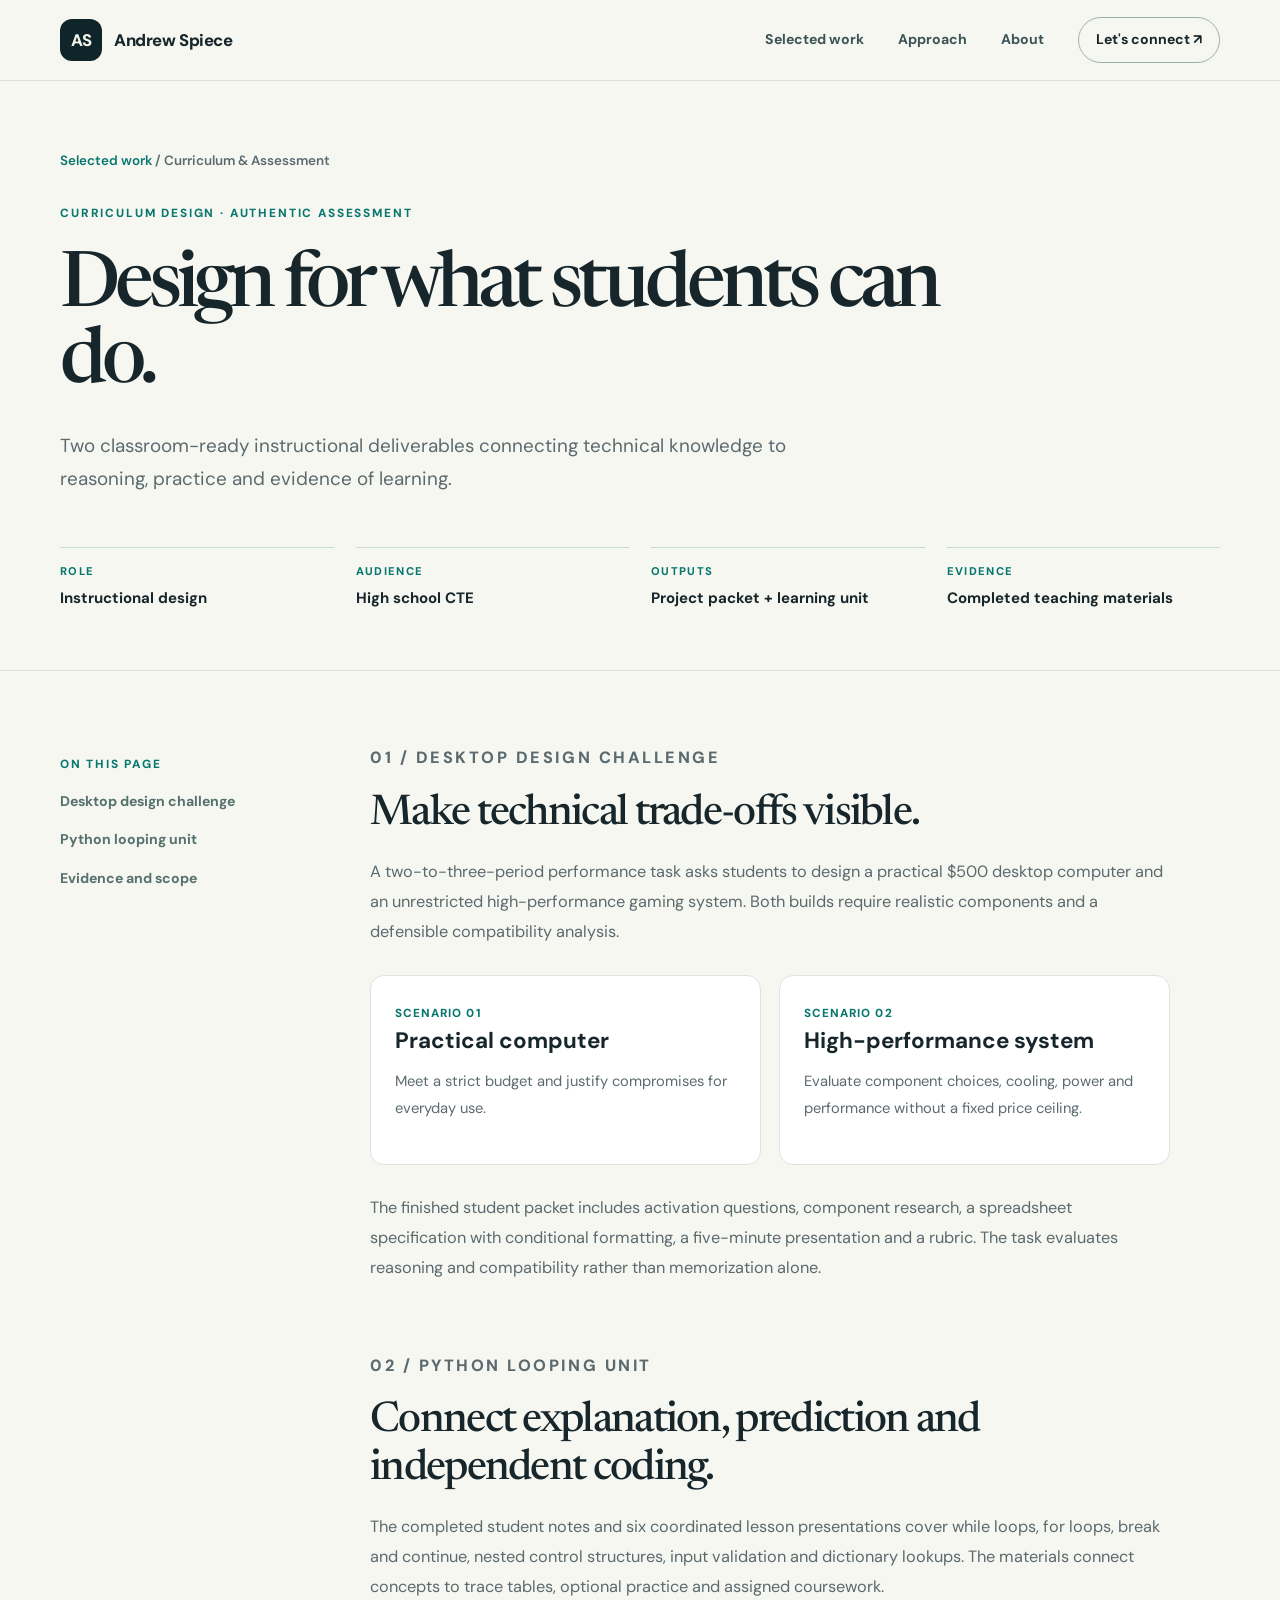
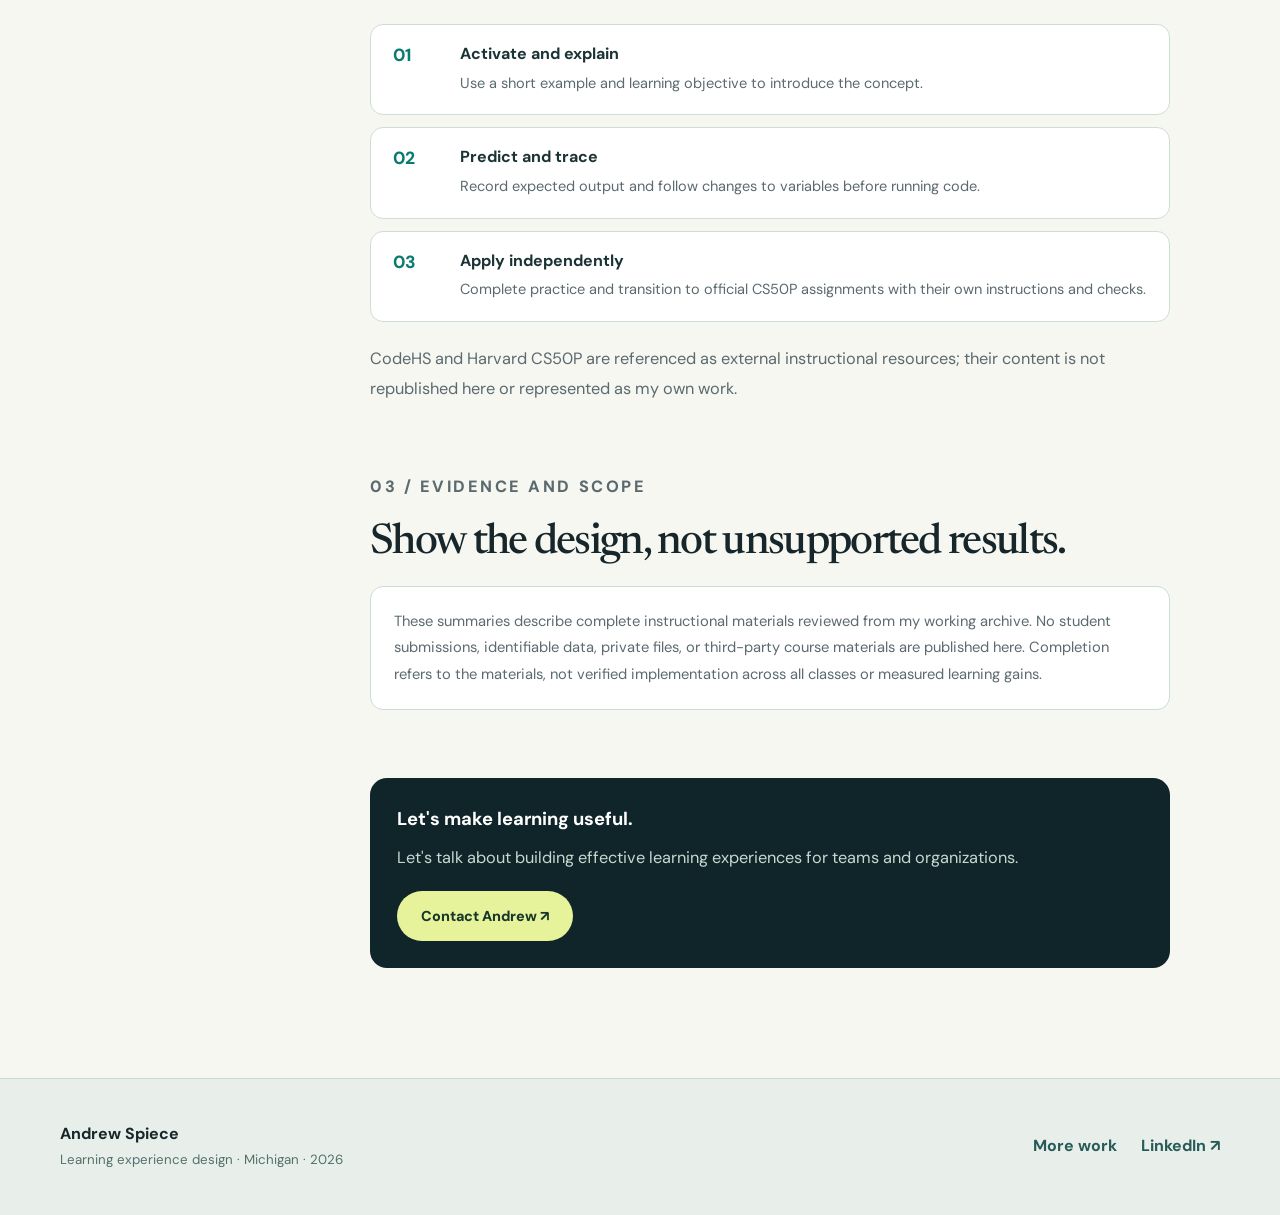
<file: projects/curriculum-assessment.html>
<!doctype html><html lang="en"><head><meta charset="utf-8"><meta name="viewport" content="width=device-width,initial-scale=1"><meta name="description" content="Selected completed instructional materials for computer science and technical education."><meta name="theme-color" content="#102529"><title>Curriculum &amp; Assessment | Andrew Spiece</title><link rel="stylesheet" href="../assets/site.css"></head><body><a class="skip" href="#main">Skip to content</a><header class="nav"><div class="wrap nav-inner"><a class="brand" href="../index.html"><span class="brand-mark">AS</span><span>Andrew Spiece</span></a><nav class="navlinks" aria-label="Primary"><a href="../index.html#work">Selected work</a><a href="../index.html#approach">Approach</a><a href="../index.html#about">About</a><a class="nav-cta" href="mailto:aspiece@gmail.com">Let's connect ↗</a></nav></div></header><main id="main"><header class="page-hero"><div class="wrap"><div class="breadcrumbs"><a href="../index.html#work">Selected work</a> / Curriculum &amp; Assessment</div><p class="eyebrow" style="margin-top:32px">Curriculum design · Authentic assessment</p><h1>Design for what students can do.</h1><p class="sub">Two classroom-ready instructional deliverables connecting technical knowledge to reasoning, practice and evidence of learning.</p><div class="meta-grid"><div><small>Role</small><strong>Instructional design</strong></div><div><small>Audience</small><strong>High school CTE</strong></div><div><small>Outputs</small><strong>Project packet + learning unit</strong></div><div><small>Evidence</small><strong>Completed teaching materials</strong></div></div></div></header><div class="wrap case-layout"><aside class="toc" aria-label="On this page"><p>On this page</p><a href="#hardware">Desktop design challenge</a><a href="#python">Python looping unit</a><a href="#evidence">Evidence and scope</a></aside><article class="case-body"><section id="hardware"><p class="eyebrow">01 / Desktop design challenge</p><h2>Make technical trade-offs visible.</h2><p>A two-to-three-period performance task asks students to design a practical $500 desktop computer and an unrestricted high-performance gaming system. Both builds require realistic components and a defensible compatibility analysis.</p><div class="tool-compare"><div class="tool-tile"><span class="tool-eyebrow">Scenario 01</span><h3>Practical computer</h3><p>Meet a strict budget and justify compromises for everyday use.</p></div><div class="tool-tile"><span class="tool-eyebrow">Scenario 02</span><h3>High-performance system</h3><p>Evaluate component choices, cooling, power and performance without a fixed price ceiling.</p></div></div><p>The finished student packet includes activation questions, component research, a spreadsheet specification with conditional formatting, a five-minute presentation and a rubric. The task evaluates reasoning and compatibility rather than memorization alone.</p></section><section id="python"><p class="eyebrow">02 / Python looping unit</p><h2>Connect explanation, prediction and independent coding.</h2><p>The completed student notes and six coordinated lesson presentations cover while loops, for loops, break and continue, nested control structures, input validation and dictionary lookups. The materials connect concepts to trace tables, optional practice and assigned coursework.</p><div class="process-stack"><div><span>01</span><strong>Activate and explain</strong><p>Use a short example and learning objective to introduce the concept.</p></div><div><span>02</span><strong>Predict and trace</strong><p>Record expected output and follow changes to variables before running code.</p></div><div><span>03</span><strong>Apply independently</strong><p>Complete practice and transition to official CS50P assignments with their own instructions and checks.</p></div></div><p>CodeHS and Harvard CS50P are referenced as external instructional resources; their content is not republished here or represented as my own work.</p></section><section id="evidence"><p class="eyebrow">03 / Evidence and scope</p><h2>Show the design, not unsupported results.</h2><div class="note"><p>These summaries describe complete instructional materials reviewed from my working archive. No student submissions, identifiable data, private files, or third-party course materials are published here. Completion refers to the materials, not verified implementation across all classes or measured learning gains.</p></div></section><div class="case-cta"><h3>Let's make learning useful.</h3><p>Let's talk about building effective learning experiences for teams and organizations.</p><a class="btn" href="mailto:aspiece@gmail.com?subject=Learning%20experience%20design">Contact Andrew ↗</a></div></article></div></main><footer class="footer"><div class="wrap footer-inner"><div><strong>Andrew Spiece</strong><br><small>Learning experience design · Michigan · 2026</small></div><div class="footer-links"><a href="../index.html#work">More work</a><a href="https://www.linkedin.com/in/aspiece/" target="_blank" rel="noopener">LinkedIn ↗</a></div></div></footer></body></html>
</file>
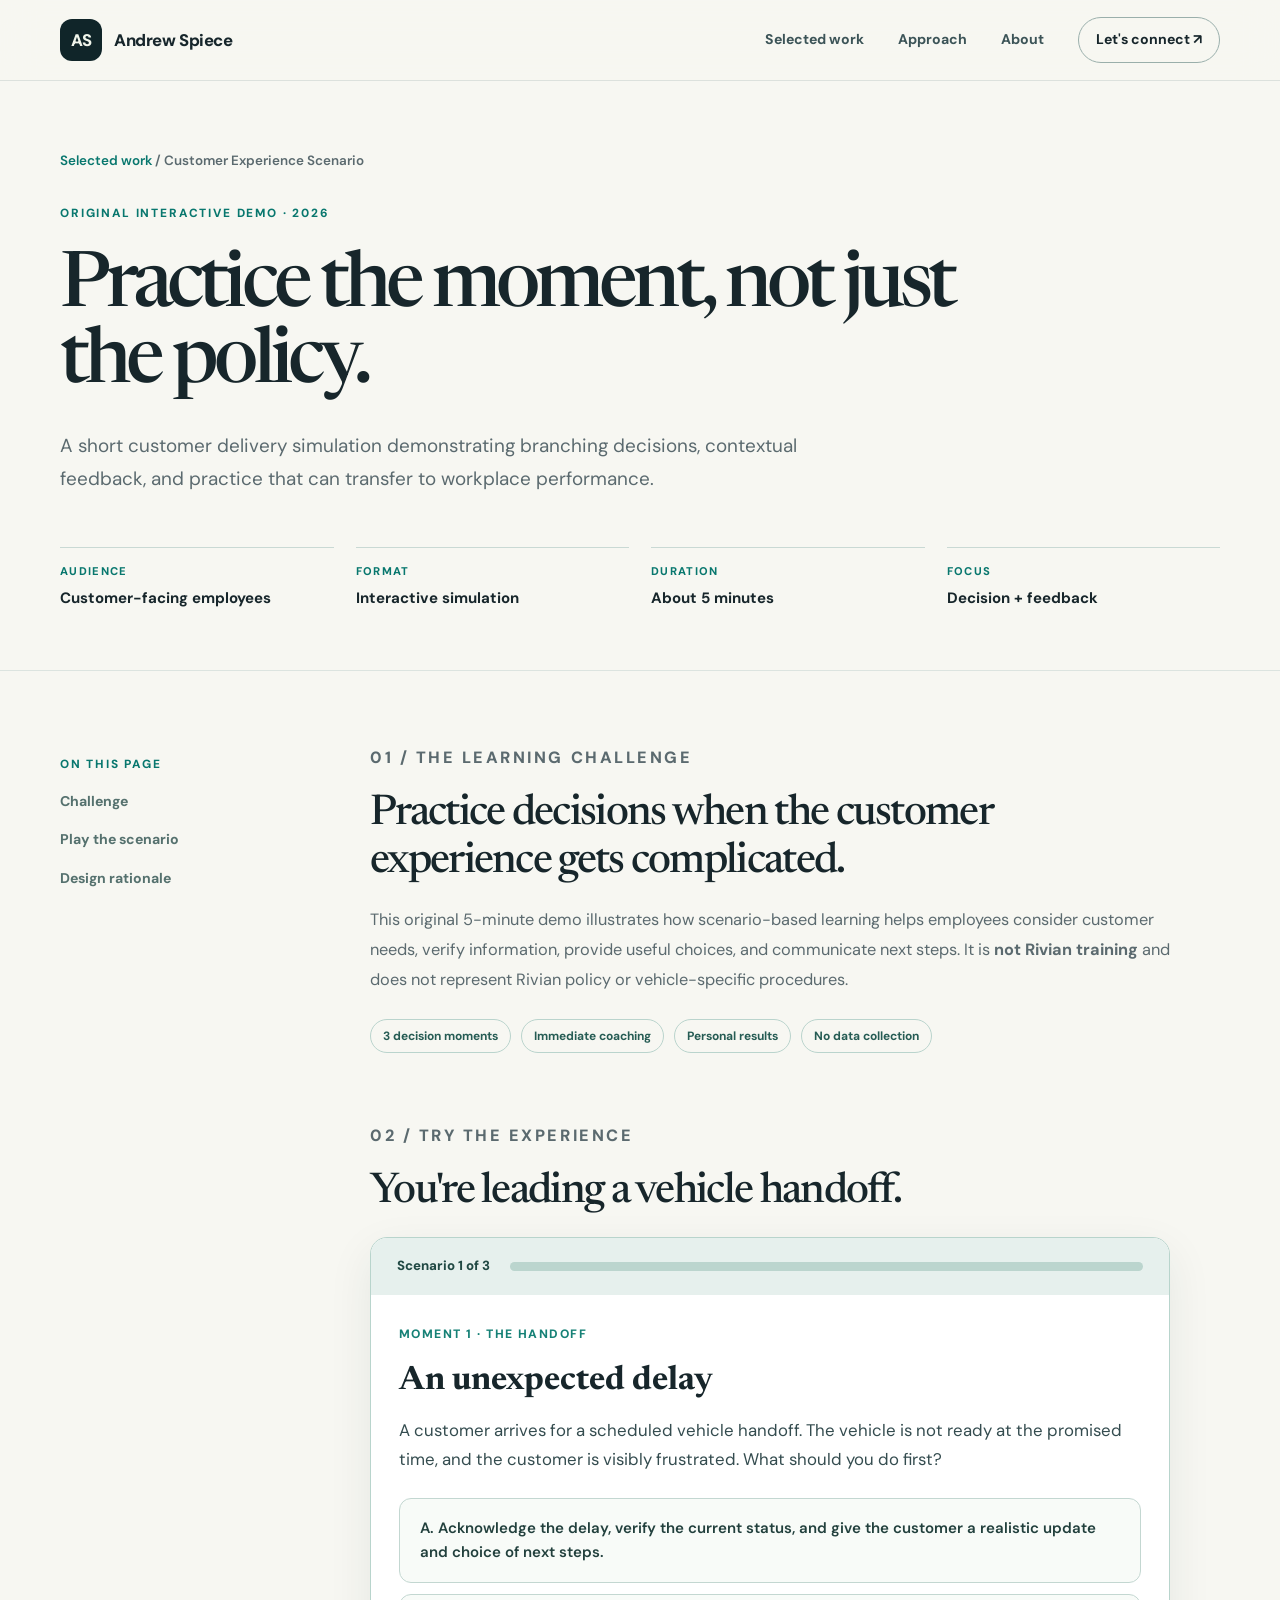
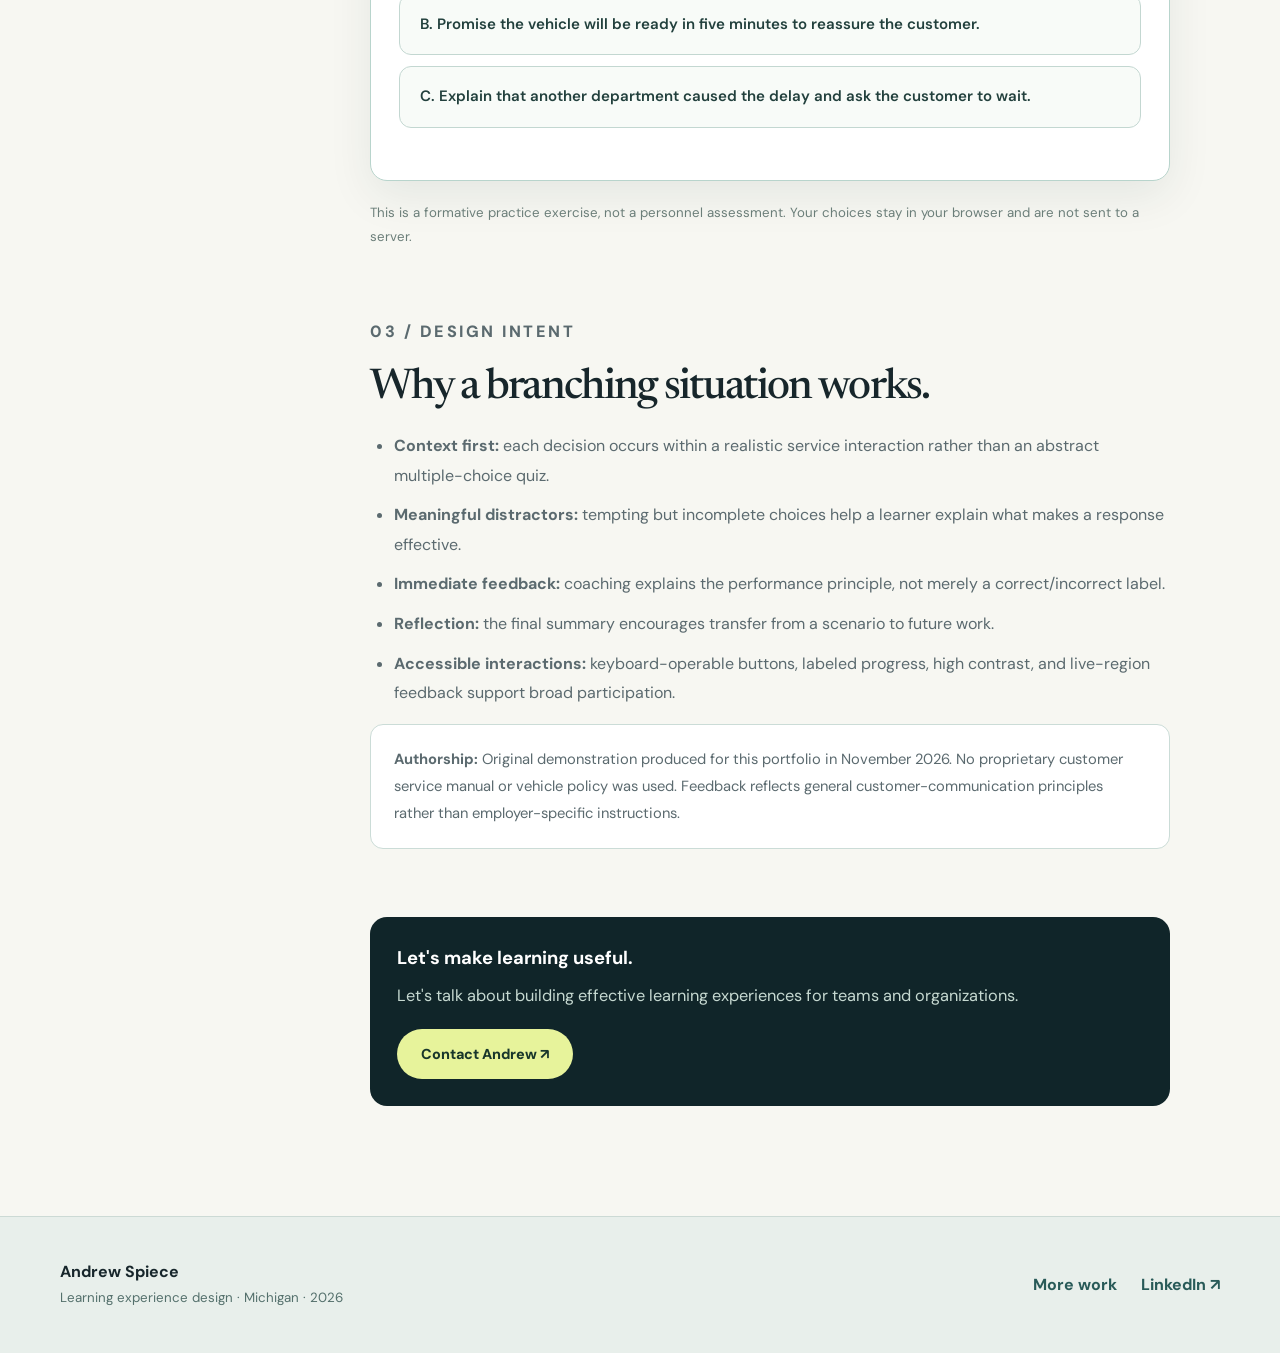
<file: projects/customer-scenario.html>
<!doctype html><html lang="en"><head><meta charset="utf-8"><meta name="viewport" content="width=device-width,initial-scale=1"><meta name="description" content="Interactive customer experience simulation showing branching instructional design and coaching feedback."><meta name="theme-color" content="#102529"><title>Customer Experience Scenario | Andrew Spiece</title><link rel="stylesheet" href="../assets/site.css"></head><body><a class="skip" href="#main">Skip to content</a><header class="nav"><div class="wrap nav-inner"><a class="brand" href="../index.html"><span class="brand-mark">AS</span><span>Andrew Spiece</span></a><nav class="navlinks" aria-label="Primary"><a href="../index.html#work">Selected work</a><a href="../index.html#approach">Approach</a><a href="../index.html#about">About</a><a class="nav-cta" href="mailto:aspiece@gmail.com">Let's connect ↗</a></nav></div></header><main id="main"><header class="page-hero"><div class="wrap"><div class="breadcrumbs"><a href="../index.html#work">Selected work</a> / Customer Experience Scenario</div><p class="eyebrow" style="margin-top:32px">Original interactive demo · 2026</p><h1>Practice the moment, not just the policy.</h1><p class="sub">A short customer delivery simulation demonstrating branching decisions, contextual feedback, and practice that can transfer to workplace performance.</p><div class="meta-grid"><div><small>Audience</small><strong>Customer-facing employees</strong></div><div><small>Format</small><strong>Interactive simulation</strong></div><div><small>Duration</small><strong>About 5 minutes</strong></div><div><small>Focus</small><strong>Decision + feedback</strong></div></div></div></header><div class="wrap case-layout"><aside class="toc" aria-label="On this page"><p>On this page</p><a href="#scenario-intro">Challenge</a><a href="#play">Play the scenario</a><a href="#design">Design rationale</a></aside><article class="case-body"><section id="scenario-intro"><p class="eyebrow">01 / The learning challenge</p><h2>Practice decisions when the customer experience gets complicated.</h2><p>This original 5-minute demo illustrates how scenario-based learning helps employees consider customer needs, verify information, provide useful choices, and communicate next steps. It is <strong>not Rivian training</strong> and does not represent Rivian policy or vehicle-specific procedures.</p><div class="scenario-intro-note"><span>3 decision moments</span><span>Immediate coaching</span><span>Personal results</span><span>No data collection</span></div></section><section id="play"><p class="eyebrow">02 / Try the experience</p><h2>You're leading a vehicle handoff.</h2><div class="scenario" id="scenario" aria-labelledby="scene-title"><div class="scenario-top"><div class="scenario-counter" id="scene-counter">Scenario 1 of 3</div><div class="scenario-track" aria-hidden="true"><span id="scenario-progress"></span></div></div><div class="scene-body" id="scene-body"><p class="scene-context" id="scene-context">Customer handoff</p><h3 id="scene-title">An unexpected delay</h3><p id="scene-question">The customer arrives and the vehicle is not ready at the time promised. What should you do first?</p><div id="scene-options" class="scene-options" role="group" aria-label="Choose a response"></div><div class="scene-feedback" id="scene-feedback" role="status" aria-live="polite" hidden></div><button id="next-scene" type="button" class="btn" hidden>Continue to next situation →</button></div></div><div class="scenario-end" id="scenario-end" hidden tabindex="-1"><p class="eyebrow">Scenario complete</p><h3 id="result-headline">Your coaching summary</h3><p class="result-number" id="result-score">0 / 6</p><p id="result-interpretation"></p><div id="result-review" class="results-review"></div><button id="restart-scene" type="button" class="btn">Try again ↻</button></div><p class="scenario-note">This is a formative practice exercise, not a personnel assessment. Your choices stay in your browser and are not sent to a server.</p></section><section id="design"><p class="eyebrow">03 / Design intent</p><h2>Why a branching situation works.</h2><ul><li><strong>Context first:</strong> each decision occurs within a realistic service interaction rather than an abstract multiple-choice quiz.</li><li><strong>Meaningful distractors:</strong> tempting but incomplete choices help a learner explain what makes a response effective.</li><li><strong>Immediate feedback:</strong> coaching explains the performance principle, not merely a correct/incorrect label.</li><li><strong>Reflection:</strong> the final summary encourages transfer from a scenario to future work.</li><li><strong>Accessible interactions:</strong> keyboard-operable buttons, labeled progress, high contrast, and live-region feedback support broad participation.</li></ul><div class="note"><p><strong>Authorship:</strong> Original demonstration produced for this portfolio in November 2026. No proprietary customer service manual or vehicle policy was used. Feedback reflects general customer-communication principles rather than employer-specific instructions.</p></div></section><script src="../assets/scenario.js" defer></script><div class="case-cta"><h3>Let's make learning useful.</h3><p>Let's talk about building effective learning experiences for teams and organizations.</p><a class="btn" href="mailto:aspiece@gmail.com?subject=Learning%20experience%20design">Contact Andrew ↗</a></div></article></div></main><footer class="footer"><div class="wrap footer-inner"><div><strong>Andrew Spiece</strong><br><small>Learning experience design · Michigan · 2026</small></div><div class="footer-links"><a href="../index.html#work">More work</a><a href="https://www.linkedin.com/in/aspiece/" target="_blank" rel="noopener">LinkedIn ↗</a></div></div></footer></body></html>
</file>
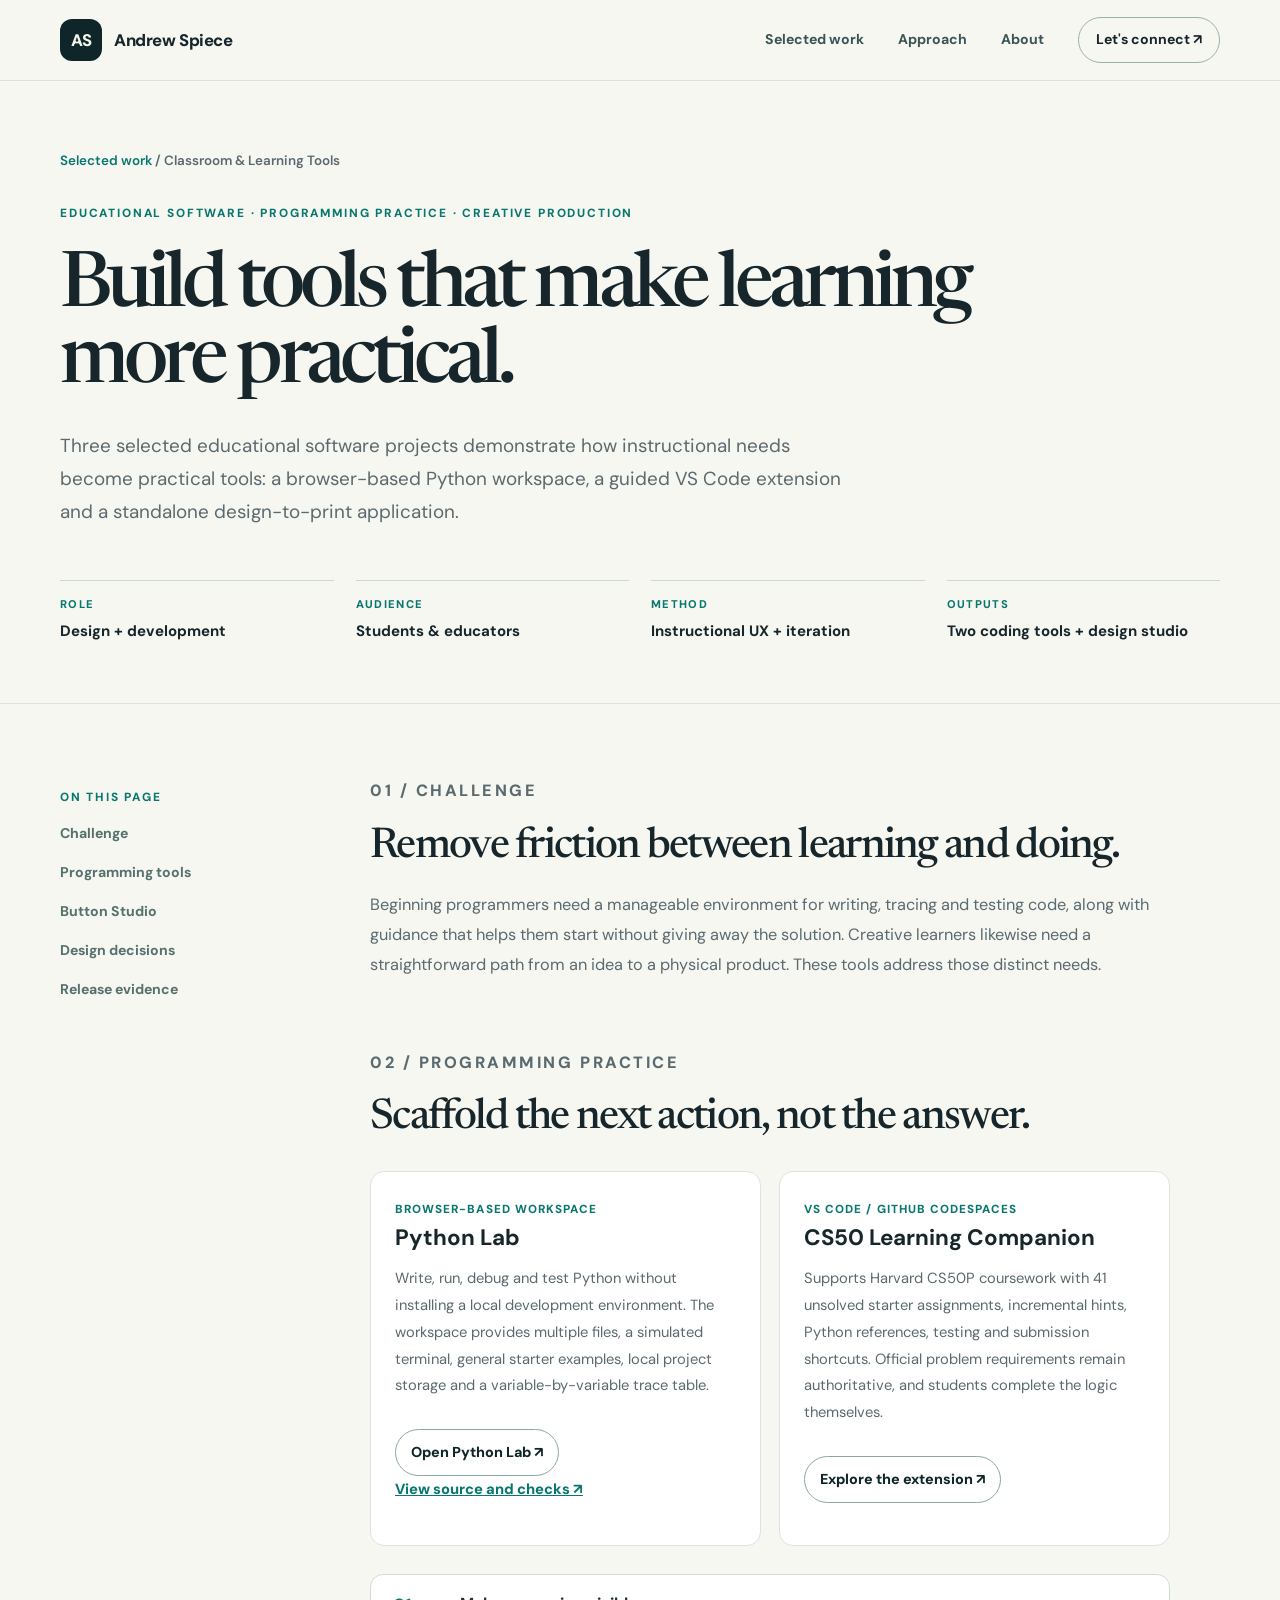
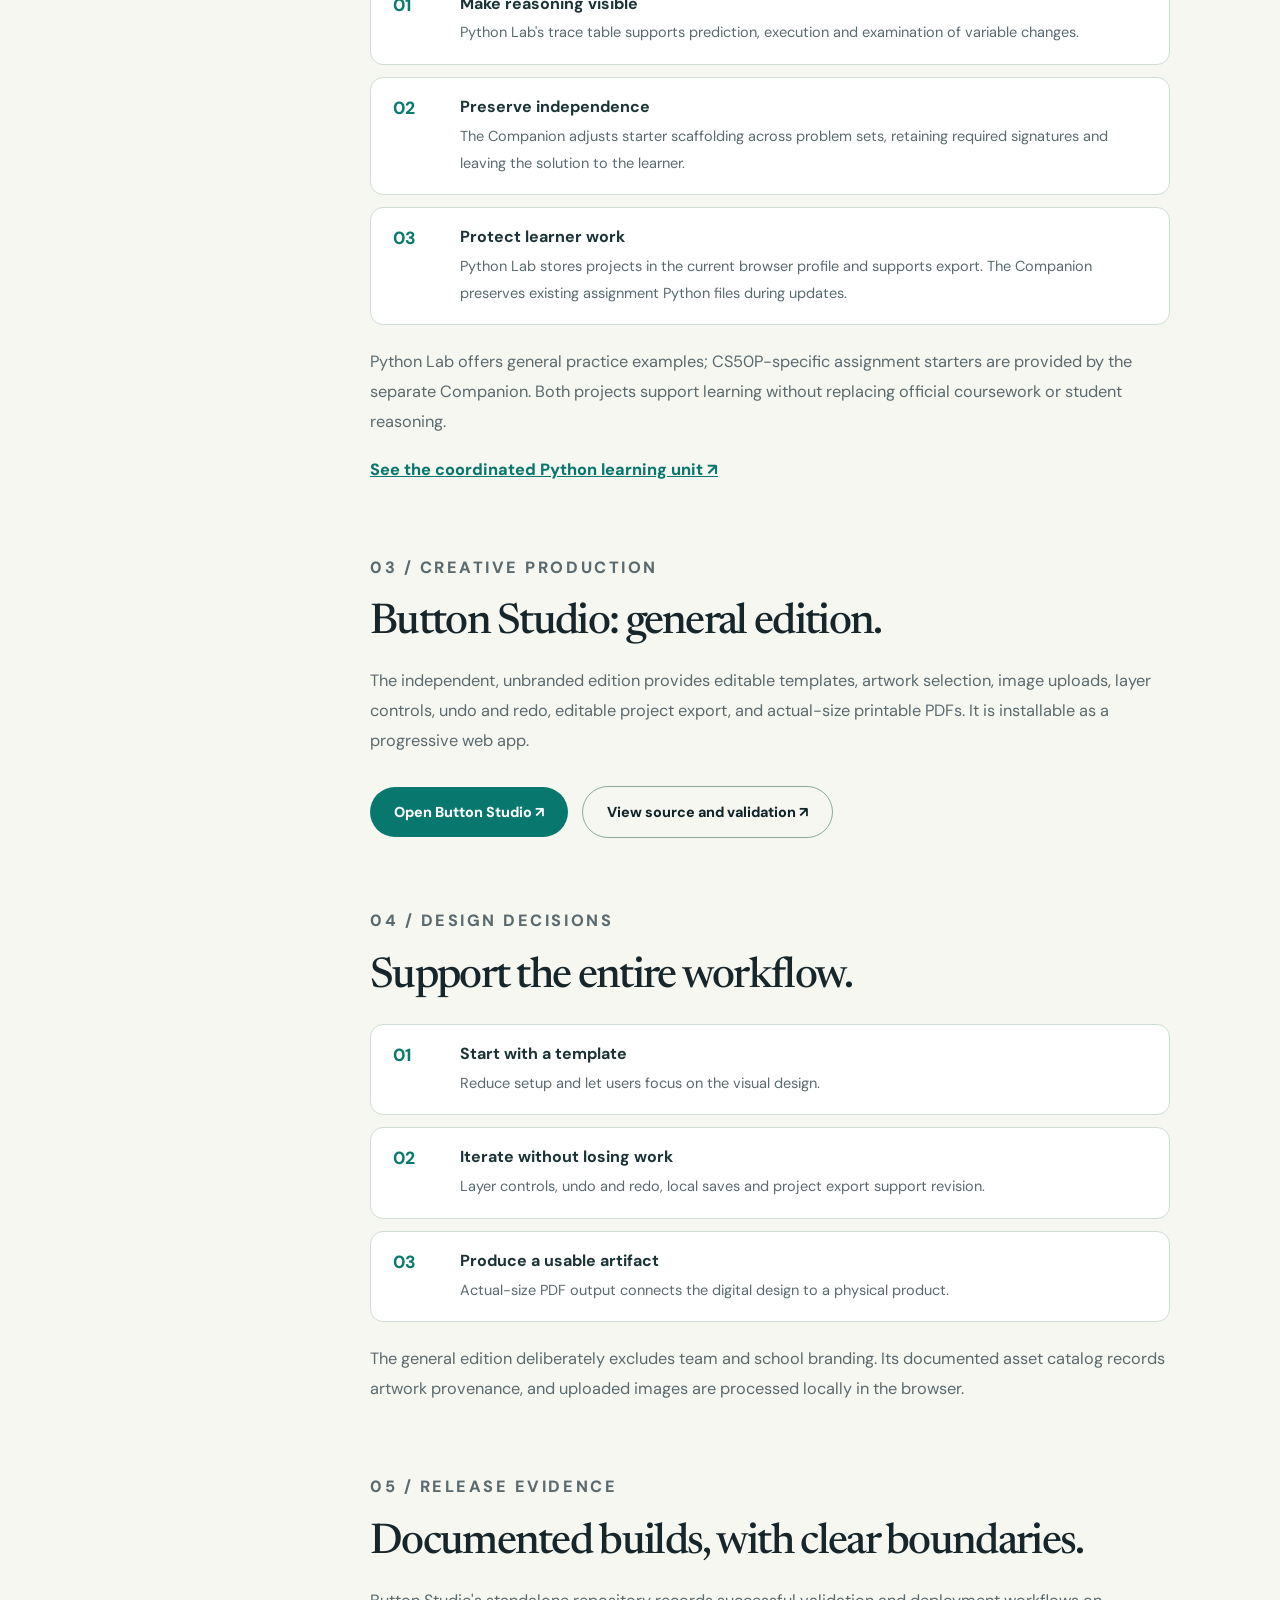
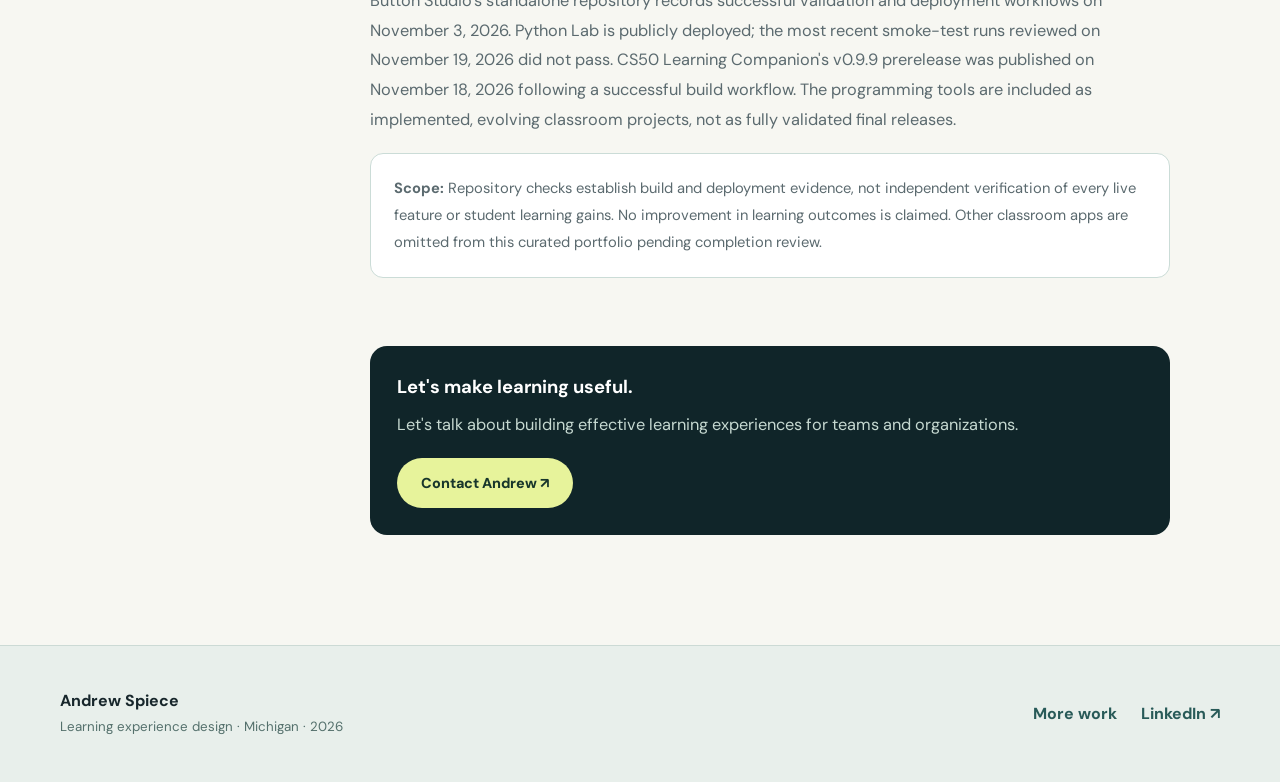
<file: projects/learning-tools.html>
<!doctype html><html lang="en"><head><meta charset="utf-8"><meta name="viewport" content="width=device-width,initial-scale=1"><meta name="description" content="Selected educational software for programming practice, learner independence and creative production."><meta name="theme-color" content="#102529"><title>Classroom &amp; Learning Tools | Andrew Spiece</title><link rel="stylesheet" href="../assets/site.css"></head><body><a class="skip" href="#main">Skip to content</a><header class="nav"><div class="wrap nav-inner"><a class="brand" href="../index.html"><span class="brand-mark">AS</span><span>Andrew Spiece</span></a><nav class="navlinks" aria-label="Primary"><a href="../index.html#work">Selected work</a><a href="../index.html#approach">Approach</a><a href="../index.html#about">About</a><a class="nav-cta" href="mailto:aspiece@gmail.com">Let's connect ↗</a></nav></div></header><main id="main"><header class="page-hero"><div class="wrap"><div class="breadcrumbs"><a href="../index.html#work">Selected work</a> / Classroom &amp; Learning Tools</div><p class="eyebrow" style="margin-top:32px">Educational software · Programming practice · Creative production</p><h1>Build tools that make learning more practical.</h1><p class="sub">Three selected educational software projects demonstrate how instructional needs become practical tools: a browser-based Python workspace, a guided VS Code extension and a standalone design-to-print application.</p><div class="meta-grid"><div><small>Role</small><strong>Design + development</strong></div><div><small>Audience</small><strong>Students &amp; educators</strong></div><div><small>Method</small><strong>Instructional UX + iteration</strong></div><div><small>Outputs</small><strong>Two coding tools + design studio</strong></div></div></div></header><div class="wrap case-layout"><aside class="toc" aria-label="On this page"><p>On this page</p><a href="#challenge">Challenge</a><a href="#programming">Programming tools</a><a href="#studio">Button Studio</a><a href="#design">Design decisions</a><a href="#evidence">Release evidence</a></aside><article class="case-body"><section id="challenge"><p class="eyebrow">01 / Challenge</p><h2>Remove friction between learning and doing.</h2><p>Beginning programmers need a manageable environment for writing, tracing and testing code, along with guidance that helps them start without giving away the solution. Creative learners likewise need a straightforward path from an idea to a physical product. These tools address those distinct needs.</p></section><section id="programming"><p class="eyebrow">02 / Programming practice</p><h2>Scaffold the next action, not the answer.</h2><div class="tool-compare"><div class="tool-tile"><span class="tool-eyebrow">Browser-based workspace</span><h3>Python Lab</h3><p>Write, run, debug and test Python without installing a local development environment. The workspace provides multiple files, a simulated terminal, general starter examples, local project storage and a variable-by-variable trace table.</p><a class="btn secondary" href="https://ide.geneseelearninglab.com/" target="_blank" rel="noopener noreferrer">Open Python Lab ↗</a><p><a class="link-plain" href="https://github.com/aspiece/python-lab" target="_blank" rel="noopener noreferrer">View source and checks ↗</a></p></div><div class="tool-tile"><span class="tool-eyebrow">VS Code / GitHub Codespaces</span><h3>CS50 Learning Companion</h3><p>Supports Harvard CS50P coursework with 41 unsolved starter assignments, incremental hints, Python references, testing and submission shortcuts. Official problem requirements remain authoritative, and students complete the logic themselves.</p><a class="btn secondary" href="https://github.com/aspiece/cs50-learning-companion" target="_blank" rel="noopener noreferrer">Explore the extension ↗</a></div></div><div class="process-stack"><div><span>01</span><strong>Make reasoning visible</strong><p>Python Lab's trace table supports prediction, execution and examination of variable changes.</p></div><div><span>02</span><strong>Preserve independence</strong><p>The Companion adjusts starter scaffolding across problem sets, retaining required signatures and leaving the solution to the learner.</p></div><div><span>03</span><strong>Protect learner work</strong><p>Python Lab stores projects in the current browser profile and supports export. The Companion preserves existing assignment Python files during updates.</p></div></div><p>Python Lab offers general practice examples; CS50P-specific assignment starters are provided by the separate Companion. Both projects support learning without replacing official coursework or student reasoning.</p><p><a class="link-plain" href="curriculum-assessment.html#python">See the coordinated Python learning unit ↗</a></p></section><section id="studio"><p class="eyebrow">03 / Creative production</p><h2>Button Studio: general edition.</h2><p>The independent, unbranded edition provides editable templates, artwork selection, image uploads, layer controls, undo and redo, editable project export, and actual-size printable PDFs. It is installable as a progressive web app.</p><div class="actions"><a class="btn" href="https://aspiece.github.io/button-studio/" target="_blank" rel="noopener noreferrer">Open Button Studio ↗</a><a class="btn secondary" href="https://github.com/aspiece/button-studio" target="_blank" rel="noopener noreferrer">View source and validation ↗</a></div></section><section id="design"><p class="eyebrow">04 / Design decisions</p><h2>Support the entire workflow.</h2><div class="process-stack"><div><span>01</span><strong>Start with a template</strong><p>Reduce setup and let users focus on the visual design.</p></div><div><span>02</span><strong>Iterate without losing work</strong><p>Layer controls, undo and redo, local saves and project export support revision.</p></div><div><span>03</span><strong>Produce a usable artifact</strong><p>Actual-size PDF output connects the digital design to a physical product.</p></div></div><p>The general edition deliberately excludes team and school branding. Its documented asset catalog records artwork provenance, and uploaded images are processed locally in the browser.</p></section><section id="evidence"><p class="eyebrow">05 / Release evidence</p><h2>Documented builds, with clear boundaries.</h2><p>Button Studio's standalone repository records successful validation and deployment workflows on November 3, 2026. Python Lab is publicly deployed; the most recent smoke-test runs reviewed on November 19, 2026 did not pass. CS50 Learning Companion's v0.9.9 prerelease was published on November 18, 2026 following a successful build workflow. The programming tools are included as implemented, evolving classroom projects, not as fully validated final releases.</p><div class="note"><p><strong>Scope:</strong> Repository checks establish build and deployment evidence, not independent verification of every live feature or student learning gains. No improvement in learning outcomes is claimed. Other classroom apps are omitted from this curated portfolio pending completion review.</p></div></section><div class="case-cta"><h3>Let's make learning useful.</h3><p>Let's talk about building effective learning experiences for teams and organizations.</p><a class="btn" href="mailto:aspiece@gmail.com?subject=Learning%20experience%20design">Contact Andrew ↗</a></div></article></div></main><footer class="footer"><div class="wrap footer-inner"><div><strong>Andrew Spiece</strong><br><small>Learning experience design · Michigan · 2026</small></div><div class="footer-links"><a href="../index.html#work">More work</a><a href="https://www.linkedin.com/in/aspiece/" target="_blank" rel="noopener">LinkedIn ↗</a></div></div></footer></body></html>
</file>
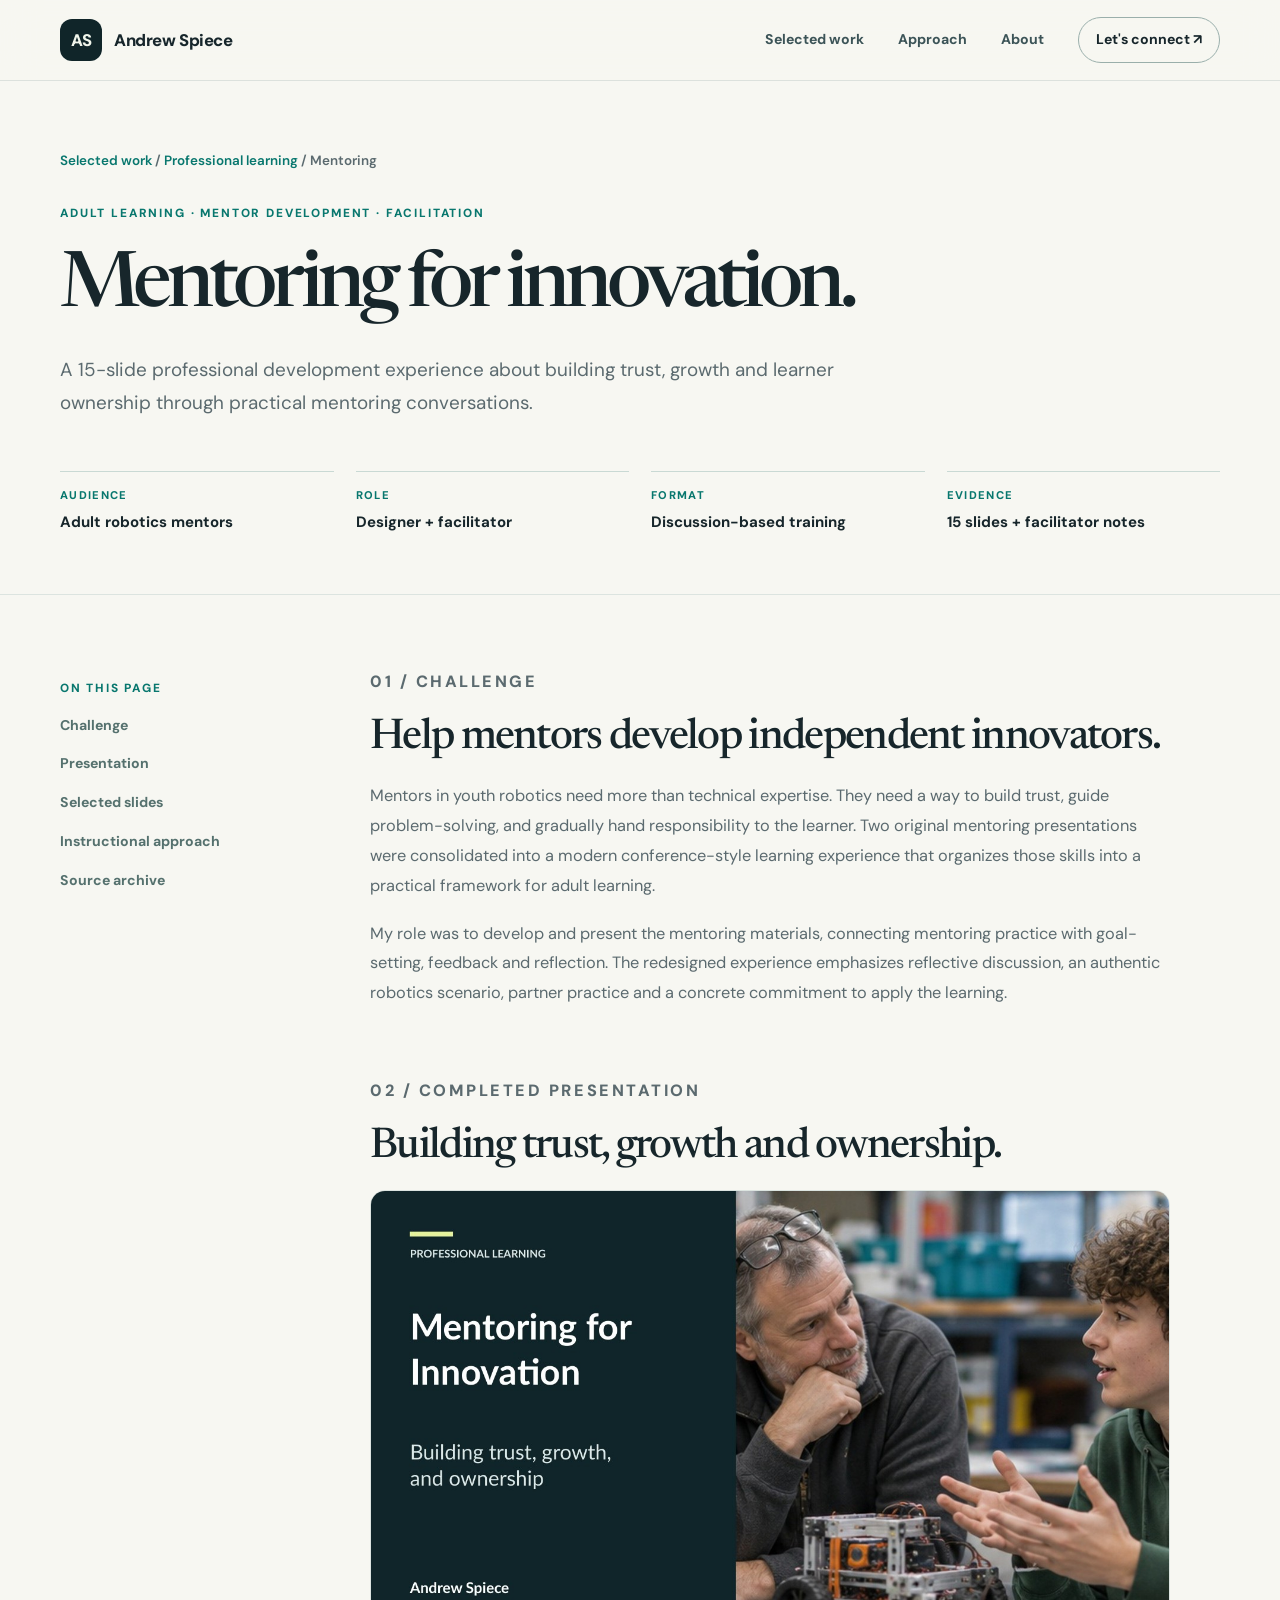
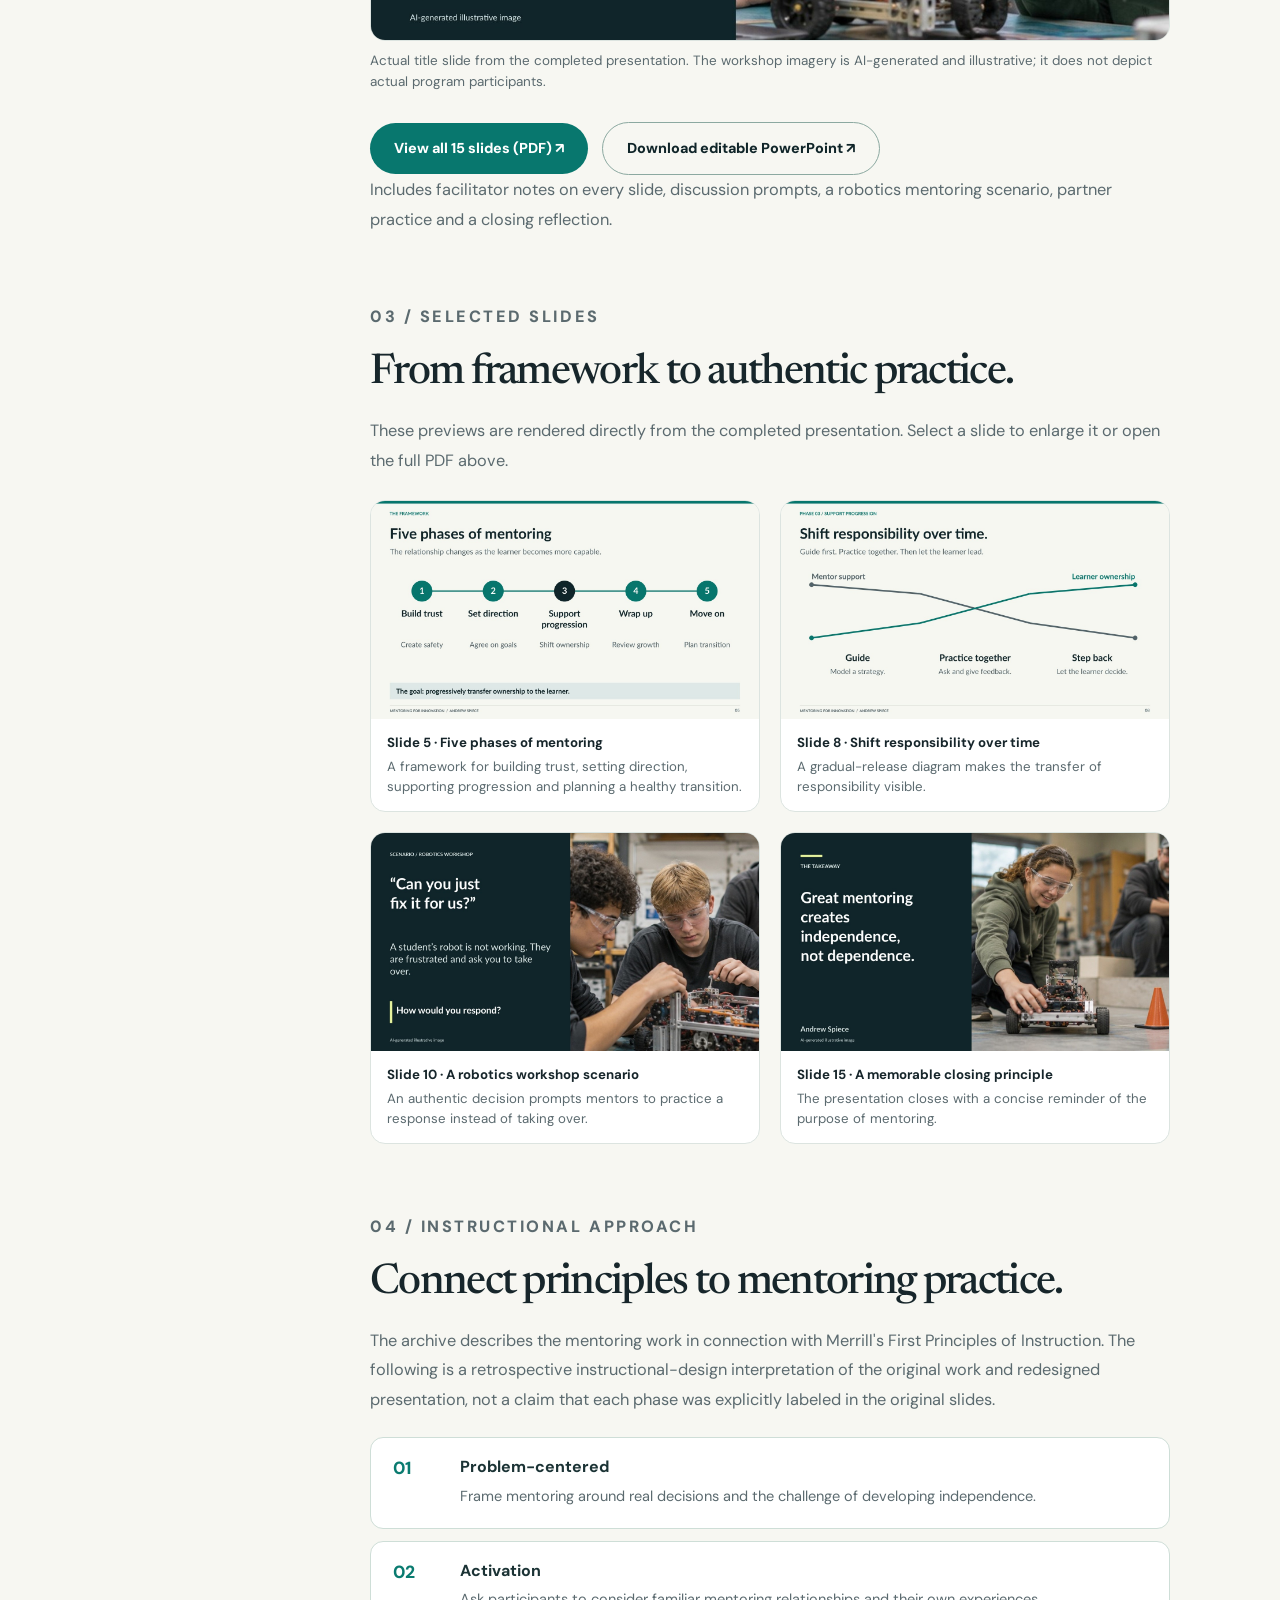
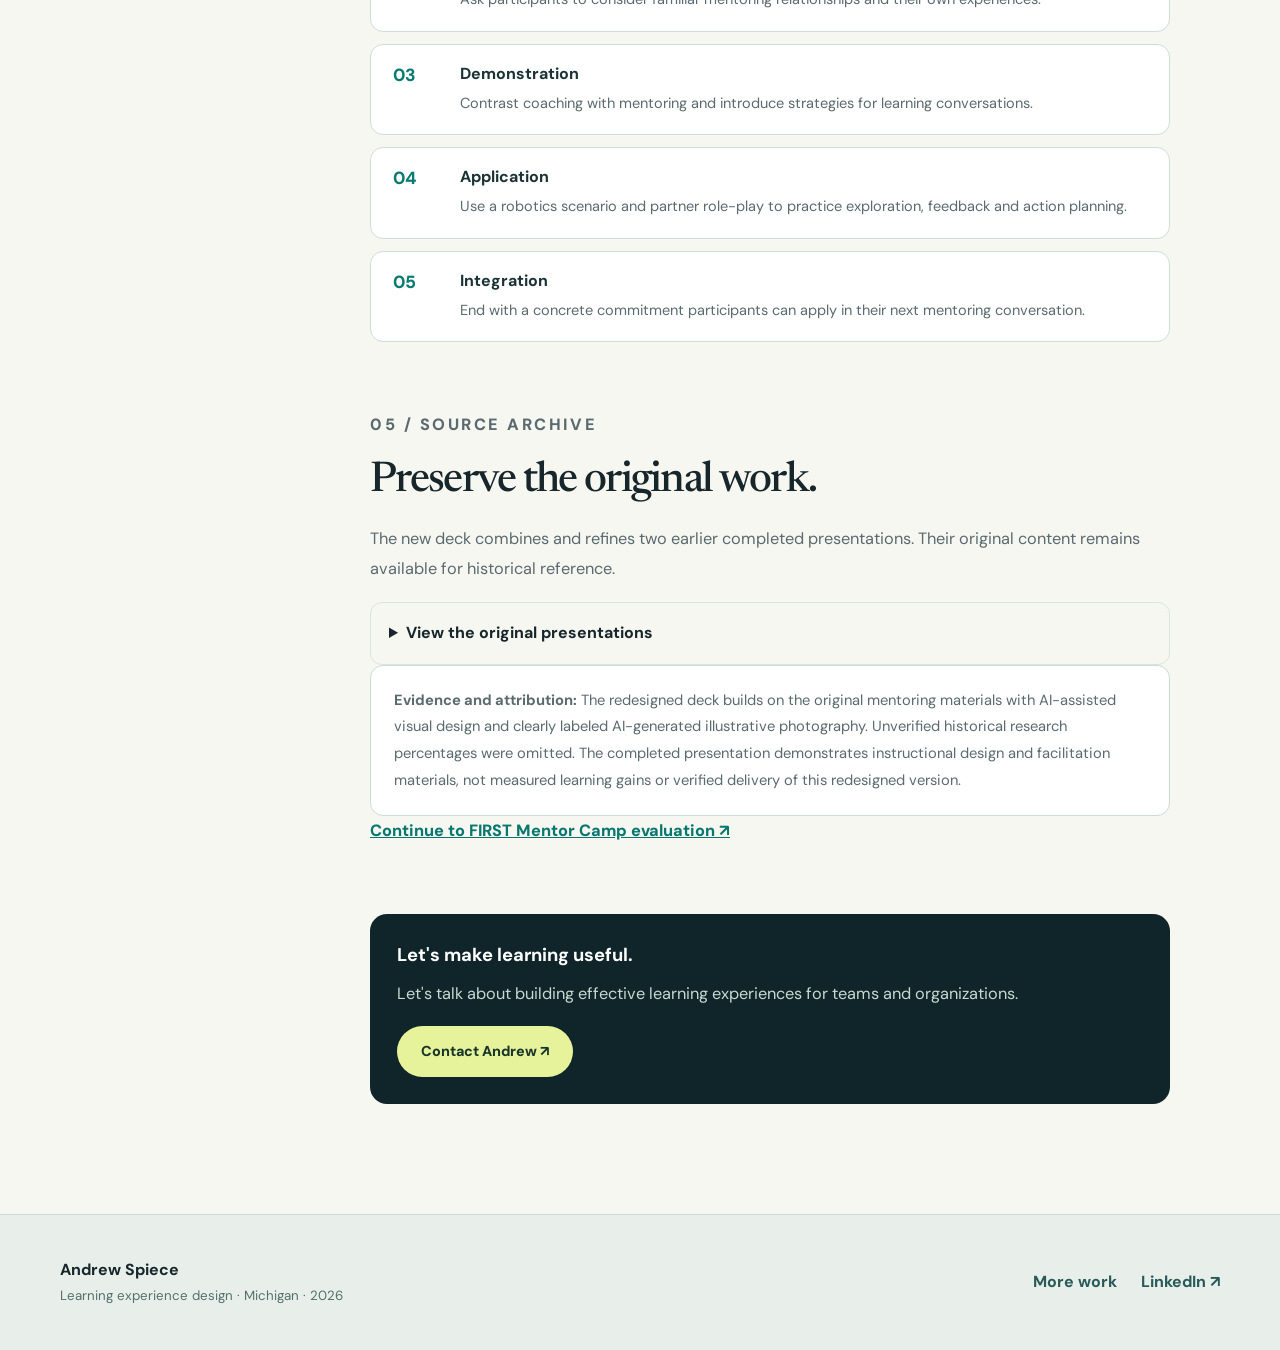
<file: projects/mentoring.html>
<!doctype html><html lang="en"><head><meta charset="utf-8"><meta name="viewport" content="width=device-width,initial-scale=1"><meta name="description" content="A completed conference-ready mentoring presentation with actual slide previews, facilitator notes and downloadable learning materials."><meta name="theme-color" content="#102529"><title>Mentoring for Innovation | Andrew Spiece</title><link rel="stylesheet" href="../assets/site.css"><style>.mentor-gallery{display:grid;grid-template-columns:repeat(2,minmax(0,1fr));gap:20px;margin:24px 0}.mentor-exhibit{margin:0;min-width:0;border:1px solid var(--line);border-radius:15px;overflow:hidden;background:var(--paper)}.mentor-exhibit img{display:block;width:100%;height:auto;aspect-ratio:16/9;object-fit:contain}.mentor-exhibit a{display:block}.mentor-exhibit figcaption{padding:14px 16px;font-size:.83rem;color:var(--muted);line-height:1.5}.mentor-exhibit figcaption strong{display:block;color:var(--ink);margin-bottom:4px}.mentor-cover{margin:0 0 24px}.mentor-cover img{display:block;width:100%;height:auto;border:1px solid var(--line);border-radius:15px}.mentor-cover figcaption{font-size:.84rem;color:var(--muted);margin-top:10px}.mentor-archive{padding:18px;border:1px solid var(--line);border-radius:12px}.mentor-archive summary{cursor:pointer;font-weight:700}.mentor-archive ul{margin-bottom:0}@media(max-width:750px){.mentor-gallery{grid-template-columns:1fr}}</style></head><body><a class="skip" href="#main">Skip to content</a><header class="nav"><div class="wrap nav-inner"><a class="brand" href="../index.html"><span class="brand-mark">AS</span><span>Andrew Spiece</span></a><nav class="navlinks" aria-label="Primary"><a href="../index.html#work">Selected work</a><a href="../index.html#approach">Approach</a><a href="../index.html#about">About</a><a class="nav-cta" href="mailto:aspiece@gmail.com">Let's connect ↗</a></nav></div></header><main id="main"><header class="page-hero"><div class="wrap"><div class="breadcrumbs"><a href="../index.html#work">Selected work</a> / <a href="professional-learning.html">Professional learning</a> / Mentoring</div><p class="eyebrow" style="margin-top:32px">Adult learning · Mentor development · Facilitation</p><h1>Mentoring for innovation.</h1><p class="sub">A 15-slide professional development experience about building trust, growth and learner ownership through practical mentoring conversations.</p><div class="meta-grid"><div><small>Audience</small><strong>Adult robotics mentors</strong></div><div><small>Role</small><strong>Designer + facilitator</strong></div><div><small>Format</small><strong>Discussion-based training</strong></div><div><small>Evidence</small><strong>15 slides + facilitator notes</strong></div></div></div></header><div class="wrap case-layout"><aside class="toc" aria-label="On this page"><p>On this page</p><a href="#challenge">Challenge</a><a href="#presentation">Presentation</a><a href="#gallery">Selected slides</a><a href="#instruction">Instructional approach</a><a href="#sources">Source archive</a></aside><article class="case-body"><section id="challenge"><p class="eyebrow">01 / Challenge</p><h2>Help mentors develop independent innovators.</h2><p>Mentors in youth robotics need more than technical expertise. They need a way to build trust, guide problem-solving, and gradually hand responsibility to the learner. Two original mentoring presentations were consolidated into a modern conference-style learning experience that organizes those skills into a practical framework for adult learning.</p><p>My role was to develop and present the mentoring materials, connecting mentoring practice with goal-setting, feedback and reflection. The redesigned experience emphasizes reflective discussion, an authentic robotics scenario, partner practice and a concrete commitment to apply the learning.</p></section><section id="presentation"><p class="eyebrow">02 / Completed presentation</p><h2>Building trust, growth and ownership.</h2><figure class="mentor-cover"><a href="../assets/mentoring-for-innovation.pdf" target="_blank" rel="noopener"><img src="../assets/mentoring-slide-01.jpg" width="1344" height="756" alt="Mentoring for Innovation title slide with the subtitle Building trust, growth, and ownership and an illustrative mentoring workshop photograph"></a><figcaption>Actual title slide from the completed presentation. The workshop imagery is AI-generated and illustrative; it does not depict actual program participants.</figcaption></figure><div class="actions"><a class="btn" href="../assets/mentoring-for-innovation.pdf" target="_blank" rel="noopener">View all 15 slides (PDF) ↗</a><a class="btn secondary" href="../assets/mentoring-for-innovation.pptx" download>Download editable PowerPoint ↗</a></div><p>Includes facilitator notes on every slide, discussion prompts, a robotics mentoring scenario, partner practice and a closing reflection.</p></section><section id="gallery"><p class="eyebrow">03 / Selected slides</p><h2>From framework to authentic practice.</h2><p>These previews are rendered directly from the completed presentation. Select a slide to enlarge it or open the full PDF above.</p><div class="mentor-gallery"><figure class="mentor-exhibit"><a href="../assets/mentoring-slide-05.jpg" target="_blank" rel="noopener" aria-label="Enlarge slide 5: Five phases of mentoring"><img src="../assets/mentoring-slide-05.jpg" width="1344" height="756" alt="Five numbered phases connected in a horizontal sequence." loading="lazy"></a><figcaption><strong>Slide 5 · Five phases of mentoring</strong>A framework for building trust, setting direction, supporting progression and planning a healthy transition.</figcaption></figure><figure class="mentor-exhibit"><a href="../assets/mentoring-slide-08.jpg" target="_blank" rel="noopener" aria-label="Enlarge slide 8: Shift responsibility over time"><img src="../assets/mentoring-slide-08.jpg" width="1344" height="756" alt="Mentor support declines while learner ownership increases from guide to practice together to step back." loading="lazy"></a><figcaption><strong>Slide 8 · Shift responsibility over time</strong>A gradual-release diagram makes the transfer of responsibility visible.</figcaption></figure><figure class="mentor-exhibit"><a href="../assets/mentoring-slide-10.jpg" target="_blank" rel="noopener" aria-label="Enlarge slide 10: A robotics workshop scenario"><img src="../assets/mentoring-slide-10.jpg" width="1344" height="756" alt="A workshop scene beside the prompt: Can you just fix it for us?" loading="lazy"></a><figcaption><strong>Slide 10 · A robotics workshop scenario</strong>An authentic decision prompts mentors to practice a response instead of taking over.</figcaption></figure><figure class="mentor-exhibit"><a href="../assets/mentoring-slide-15.jpg" target="_blank" rel="noopener" aria-label="Enlarge slide 15: A memorable closing principle"><img src="../assets/mentoring-slide-15.jpg" width="1344" height="756" alt="A student independently tests a robot beside the message Great mentoring creates independence, not dependence." loading="lazy"></a><figcaption><strong>Slide 15 · A memorable closing principle</strong>The presentation closes with a concise reminder of the purpose of mentoring.</figcaption></figure></div></section><section id="instruction"><p class="eyebrow">04 / Instructional approach</p><h2>Connect principles to mentoring practice.</h2><p>The archive describes the mentoring work in connection with Merrill's First Principles of Instruction. The following is a retrospective instructional-design interpretation of the original work and redesigned presentation, not a claim that each phase was explicitly labeled in the original slides.</p><div class="process-stack"><div><span>01</span><strong>Problem-centered</strong><p>Frame mentoring around real decisions and the challenge of developing independence.</p></div><div><span>02</span><strong>Activation</strong><p>Ask participants to consider familiar mentoring relationships and their own experiences.</p></div><div><span>03</span><strong>Demonstration</strong><p>Contrast coaching with mentoring and introduce strategies for learning conversations.</p></div><div><span>04</span><strong>Application</strong><p>Use a robotics scenario and partner role-play to practice exploration, feedback and action planning.</p></div><div><span>05</span><strong>Integration</strong><p>End with a concrete commitment participants can apply in their next mentoring conversation.</p></div></div></section><section id="sources"><p class="eyebrow">05 / Source archive</p><h2>Preserve the original work.</h2><p>The new deck combines and refines two earlier completed presentations. Their original content remains available for historical reference.</p><details class="mentor-archive"><summary>View the original presentations</summary><ul><li><a class="link-plain" href="https://docs.google.com/presentation/d/19--ty5iQQLAQY-Tvusvkv8jkfLrowMD5M80QGH-Vwds/edit" target="_blank" rel="noopener noreferrer">Mentoring Tomorrow’s Innovators (17 slides) ↗</a></li><li><a class="link-plain" href="https://docs.google.com/presentation/d/1jsuuBJDUvMnfVyHPR7shiRhhJPwzVOeu8xLpEWc_KtA/edit" target="_blank" rel="noopener noreferrer">Mentoring Tomorrow’s Leaders of Innovation (21 slides) ↗</a></li></ul></details><div class="note"><p><strong>Evidence and attribution:</strong> The redesigned deck builds on the original mentoring materials with AI-assisted visual design and clearly labeled AI-generated illustrative photography. Unverified historical research percentages were omitted. The completed presentation demonstrates instructional design and facilitation materials, not measured learning gains or verified delivery of this redesigned version.</p></div><p><a class="link-plain" href="professional-learning.html#camp">Continue to FIRST Mentor Camp evaluation ↗</a></p></section><div class="case-cta"><h3>Let's make learning useful.</h3><p>Let's talk about building effective learning experiences for teams and organizations.</p><a class="btn" href="mailto:aspiece@gmail.com?subject=Learning%20experience%20design">Contact Andrew ↗</a></div></article></div></main><footer class="footer"><div class="wrap footer-inner"><div><strong>Andrew Spiece</strong><br><small>Learning experience design · Michigan · 2026</small></div><div class="footer-links"><a href="../index.html#work">More work</a><a href="https://www.linkedin.com/in/aspiece/" target="_blank" rel="noopener">LinkedIn ↗</a></div></div></footer></body></html>
</file>
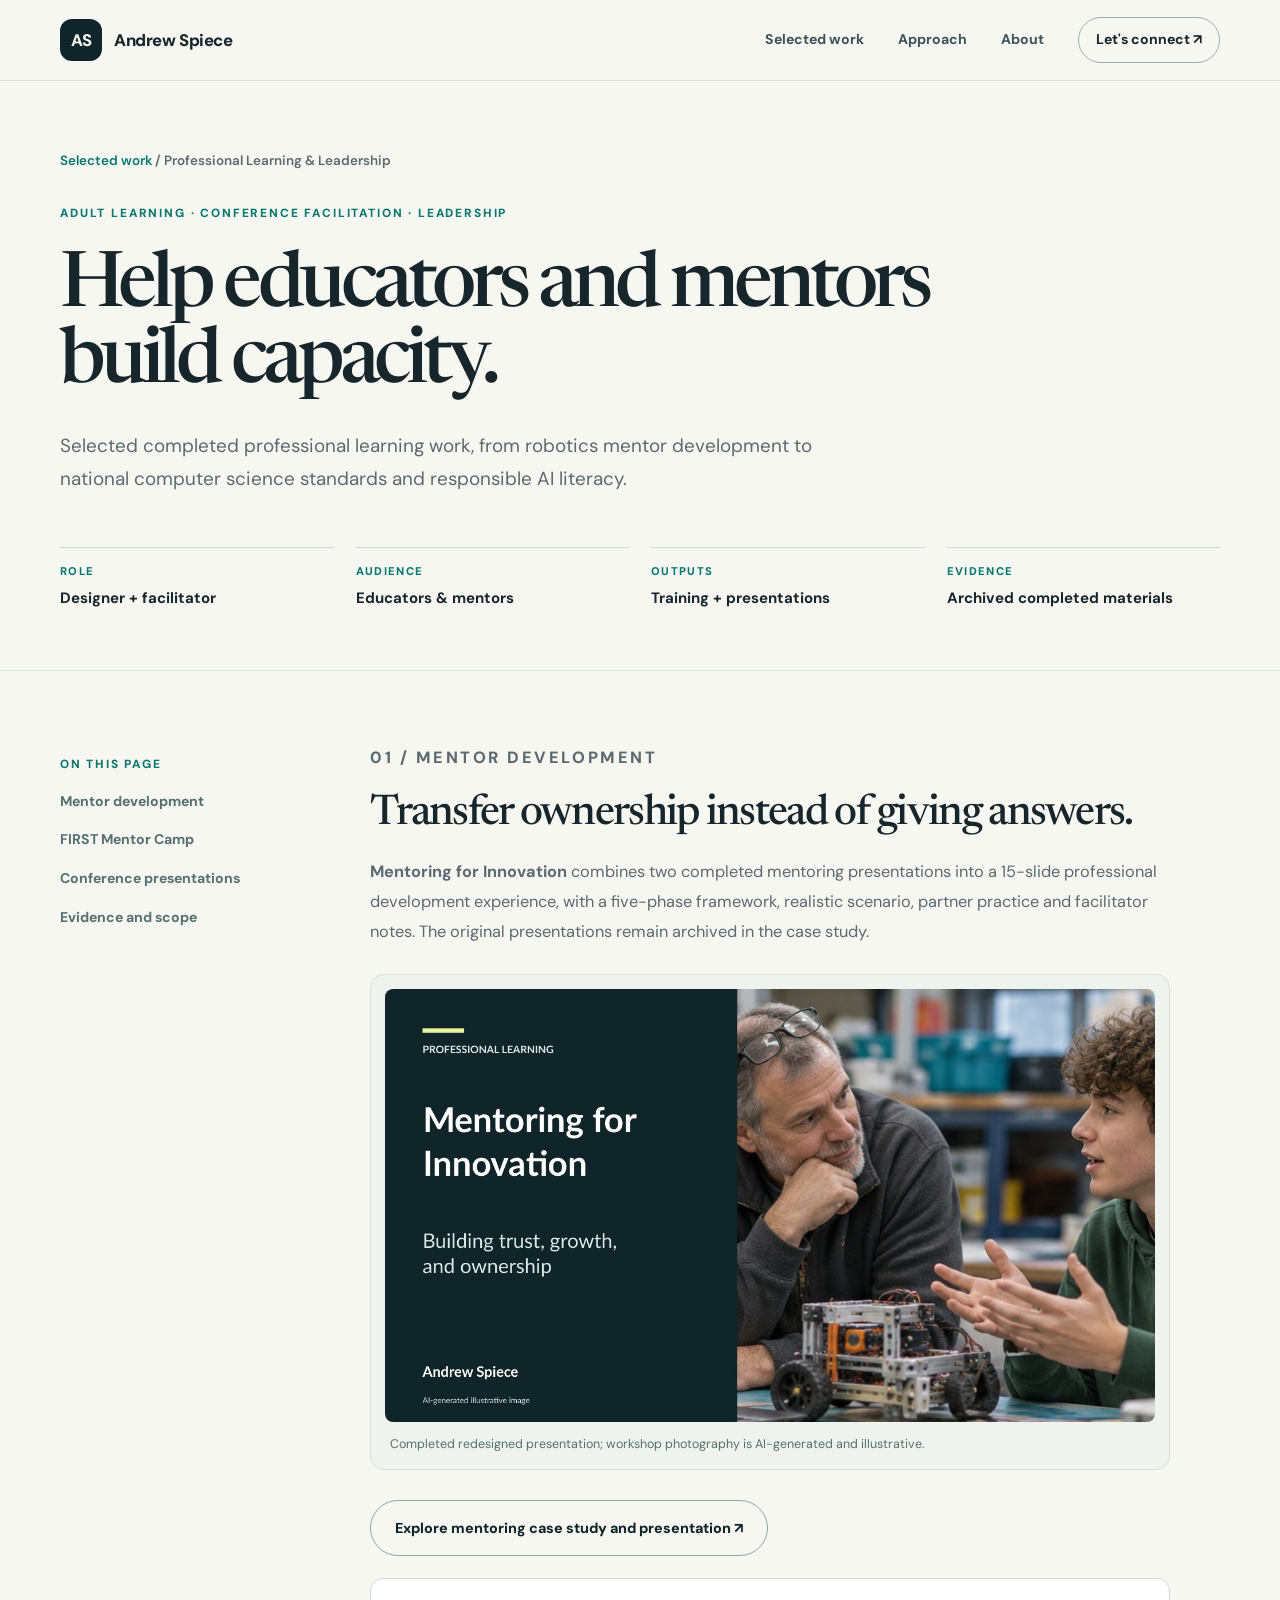
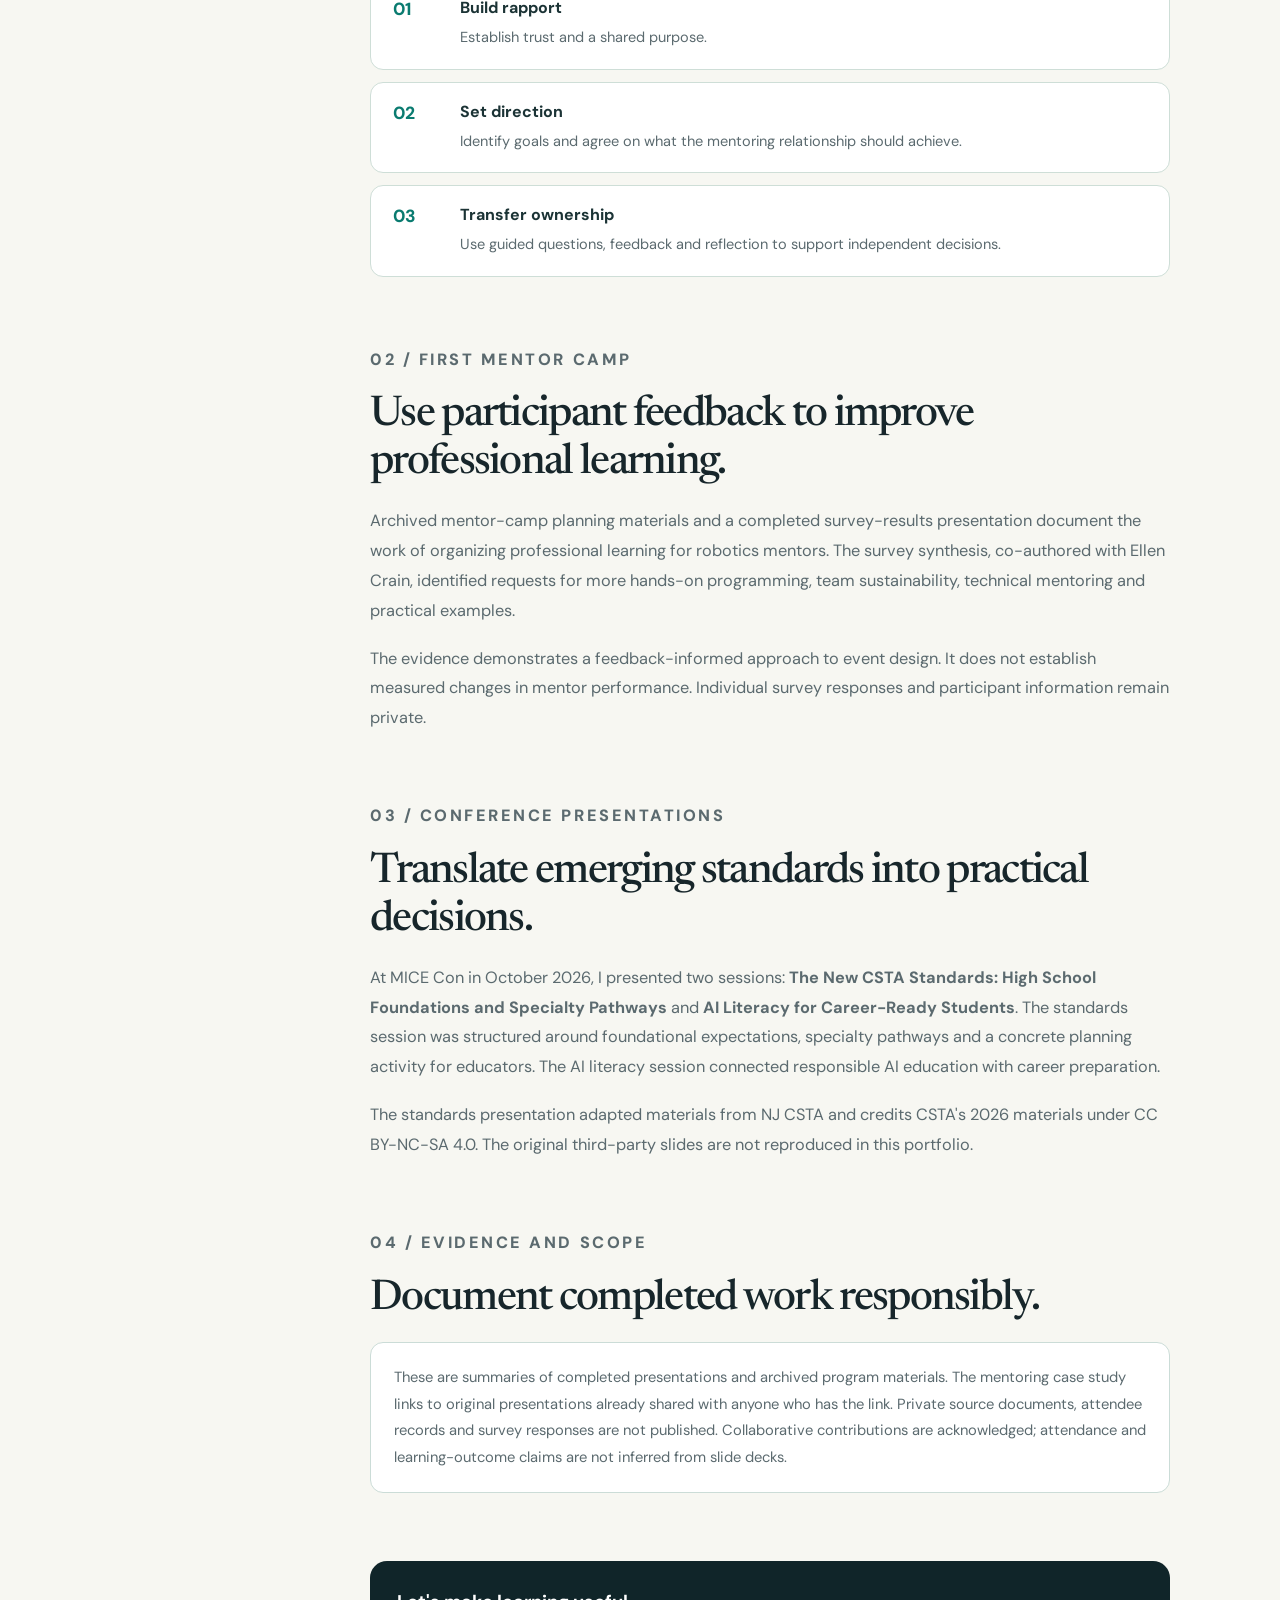
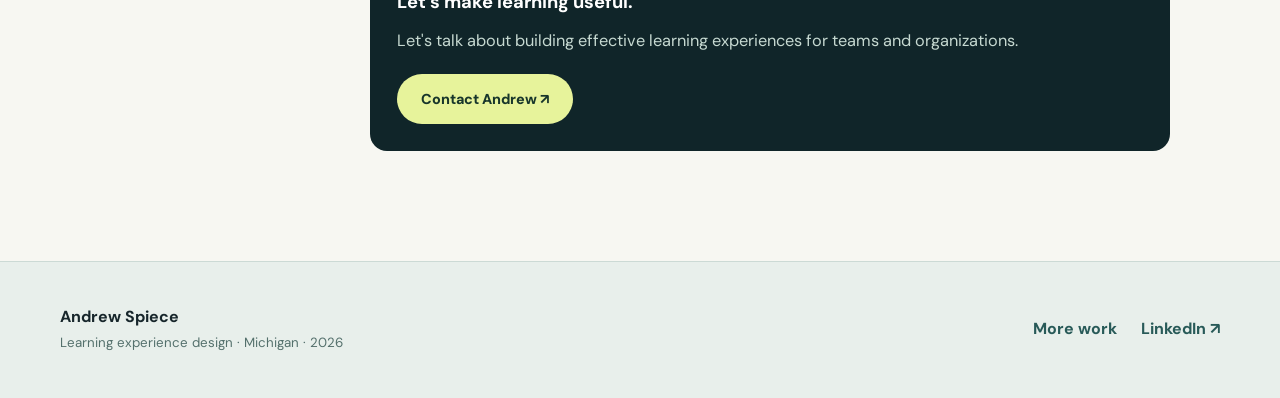
<file: projects/professional-learning.html>
<!doctype html><html lang="en"><head><meta charset="utf-8"><meta name="viewport" content="width=device-width,initial-scale=1"><meta name="description" content="Completed mentor training and conference presentations illustrating professional learning and program leadership."><meta name="theme-color" content="#102529"><title>Professional Learning &amp; Leadership | Andrew Spiece</title><link rel="stylesheet" href="../assets/site.css"></head><body><a class="skip" href="#main">Skip to content</a><header class="nav"><div class="wrap nav-inner"><a class="brand" href="../index.html"><span class="brand-mark">AS</span><span>Andrew Spiece</span></a><nav class="navlinks" aria-label="Primary"><a href="../index.html#work">Selected work</a><a href="../index.html#approach">Approach</a><a href="../index.html#about">About</a><a class="nav-cta" href="mailto:aspiece@gmail.com">Let's connect ↗</a></nav></div></header><main id="main"><header class="page-hero"><div class="wrap"><div class="breadcrumbs"><a href="../index.html#work">Selected work</a> / Professional Learning &amp; Leadership</div><p class="eyebrow" style="margin-top:32px">Adult learning · Conference facilitation · Leadership</p><h1>Help educators and mentors build capacity.</h1><p class="sub">Selected completed professional learning work, from robotics mentor development to national computer science standards and responsible AI literacy.</p><div class="meta-grid"><div><small>Role</small><strong>Designer + facilitator</strong></div><div><small>Audience</small><strong>Educators &amp; mentors</strong></div><div><small>Outputs</small><strong>Training + presentations</strong></div><div><small>Evidence</small><strong>Archived completed materials</strong></div></div></div></header><div class="wrap case-layout"><aside class="toc" aria-label="On this page"><p>On this page</p><a href="#mentoring">Mentor development</a><a href="#camp">FIRST Mentor Camp</a><a href="#conference">Conference presentations</a><a href="#evidence">Evidence and scope</a></aside><article class="case-body"><section id="mentoring"><p class="eyebrow">01 / Mentor development</p><h2>Transfer ownership instead of giving answers.</h2><p><strong>Mentoring for Innovation</strong> combines two completed mentoring presentations into a 15-slide professional development experience, with a five-phase framework, realistic scenario, partner practice and facilitator notes. The original presentations remain archived in the case study.</p><figure class="case-figure"><a href="mentoring.html"><img src="../assets/mentoring-slide-01.jpg" width="1344" height="756" alt="Mentoring for Innovation presentation title slide" loading="lazy"></a><figcaption>Completed redesigned presentation; workshop photography is AI-generated and illustrative.</figcaption></figure><p><a class="btn secondary" href="mentoring.html">Explore mentoring case study and presentation ↗</a></p><div class="process-stack"><div><span>01</span><strong>Build rapport</strong><p>Establish trust and a shared purpose.</p></div><div><span>02</span><strong>Set direction</strong><p>Identify goals and agree on what the mentoring relationship should achieve.</p></div><div><span>03</span><strong>Transfer ownership</strong><p>Use guided questions, feedback and reflection to support independent decisions.</p></div></div></section><section id="camp"><p class="eyebrow">02 / FIRST Mentor Camp</p><h2>Use participant feedback to improve professional learning.</h2><p>Archived mentor-camp planning materials and a completed survey-results presentation document the work of organizing professional learning for robotics mentors. The survey synthesis, co-authored with Ellen Crain, identified requests for more hands-on programming, team sustainability, technical mentoring and practical examples.</p><p>The evidence demonstrates a feedback-informed approach to event design. It does not establish measured changes in mentor performance. Individual survey responses and participant information remain private.</p></section><section id="conference"><p class="eyebrow">03 / Conference presentations</p><h2>Translate emerging standards into practical decisions.</h2><p>At MICE Con in October 2026, I presented two sessions: <strong>The New CSTA Standards: High School Foundations and Specialty Pathways</strong> and <strong>AI Literacy for Career-Ready Students</strong>. The standards session was structured around foundational expectations, specialty pathways and a concrete planning activity for educators. The AI literacy session connected responsible AI education with career preparation.</p><p>The standards presentation adapted materials from NJ CSTA and credits CSTA's 2026 materials under CC BY-NC-SA 4.0. The original third-party slides are not reproduced in this portfolio.</p></section><section id="evidence"><p class="eyebrow">04 / Evidence and scope</p><h2>Document completed work responsibly.</h2><div class="note"><p>These are summaries of completed presentations and archived program materials. The mentoring case study links to original presentations already shared with anyone who has the link. Private source documents, attendee records and survey responses are not published. Collaborative contributions are acknowledged; attendance and learning-outcome claims are not inferred from slide decks.</p></div></section><div class="case-cta"><h3>Let's make learning useful.</h3><p>Let's talk about building effective learning experiences for teams and organizations.</p><a class="btn" href="mailto:aspiece@gmail.com?subject=Learning%20experience%20design">Contact Andrew ↗</a></div></article></div></main><footer class="footer"><div class="wrap footer-inner"><div><strong>Andrew Spiece</strong><br><small>Learning experience design · Michigan · 2026</small></div><div class="footer-links"><a href="../index.html#work">More work</a><a href="https://www.linkedin.com/in/aspiece/" target="_blank" rel="noopener">LinkedIn ↗</a></div></div></footer></body></html>
</file>
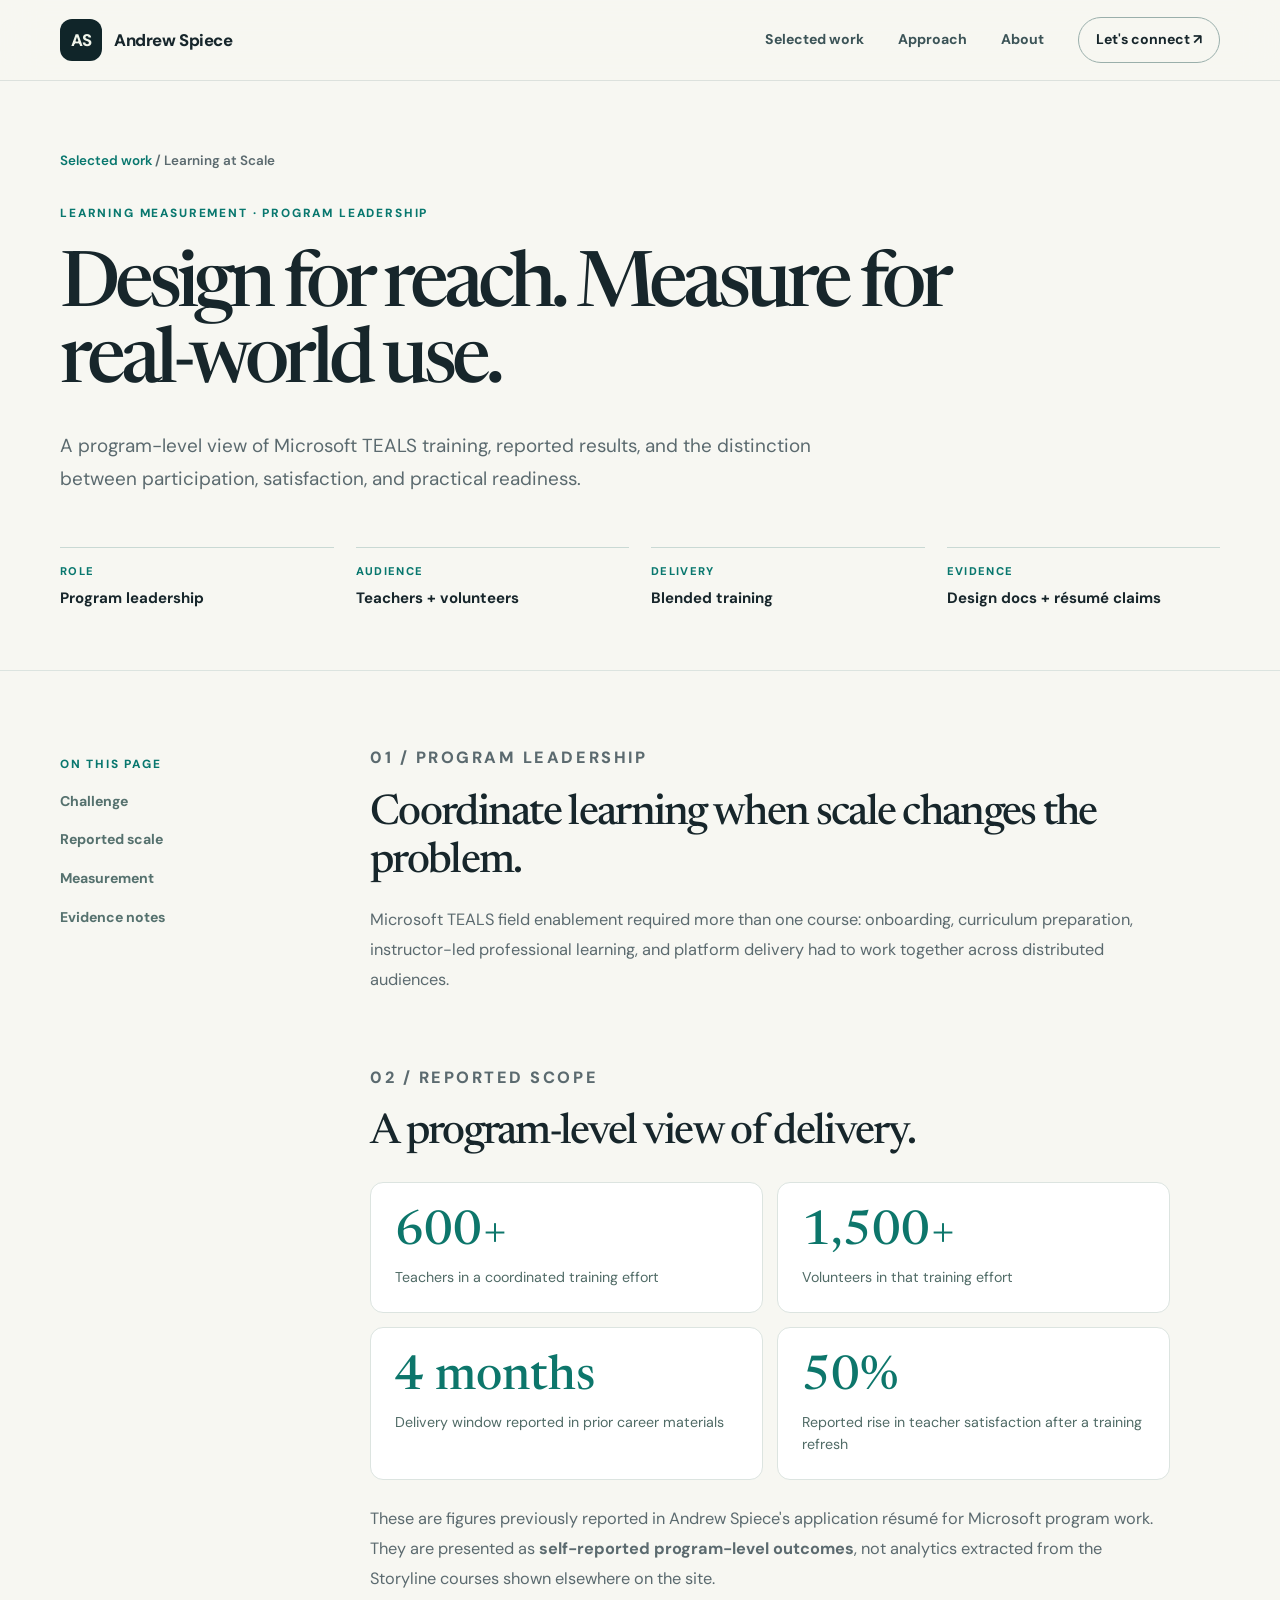
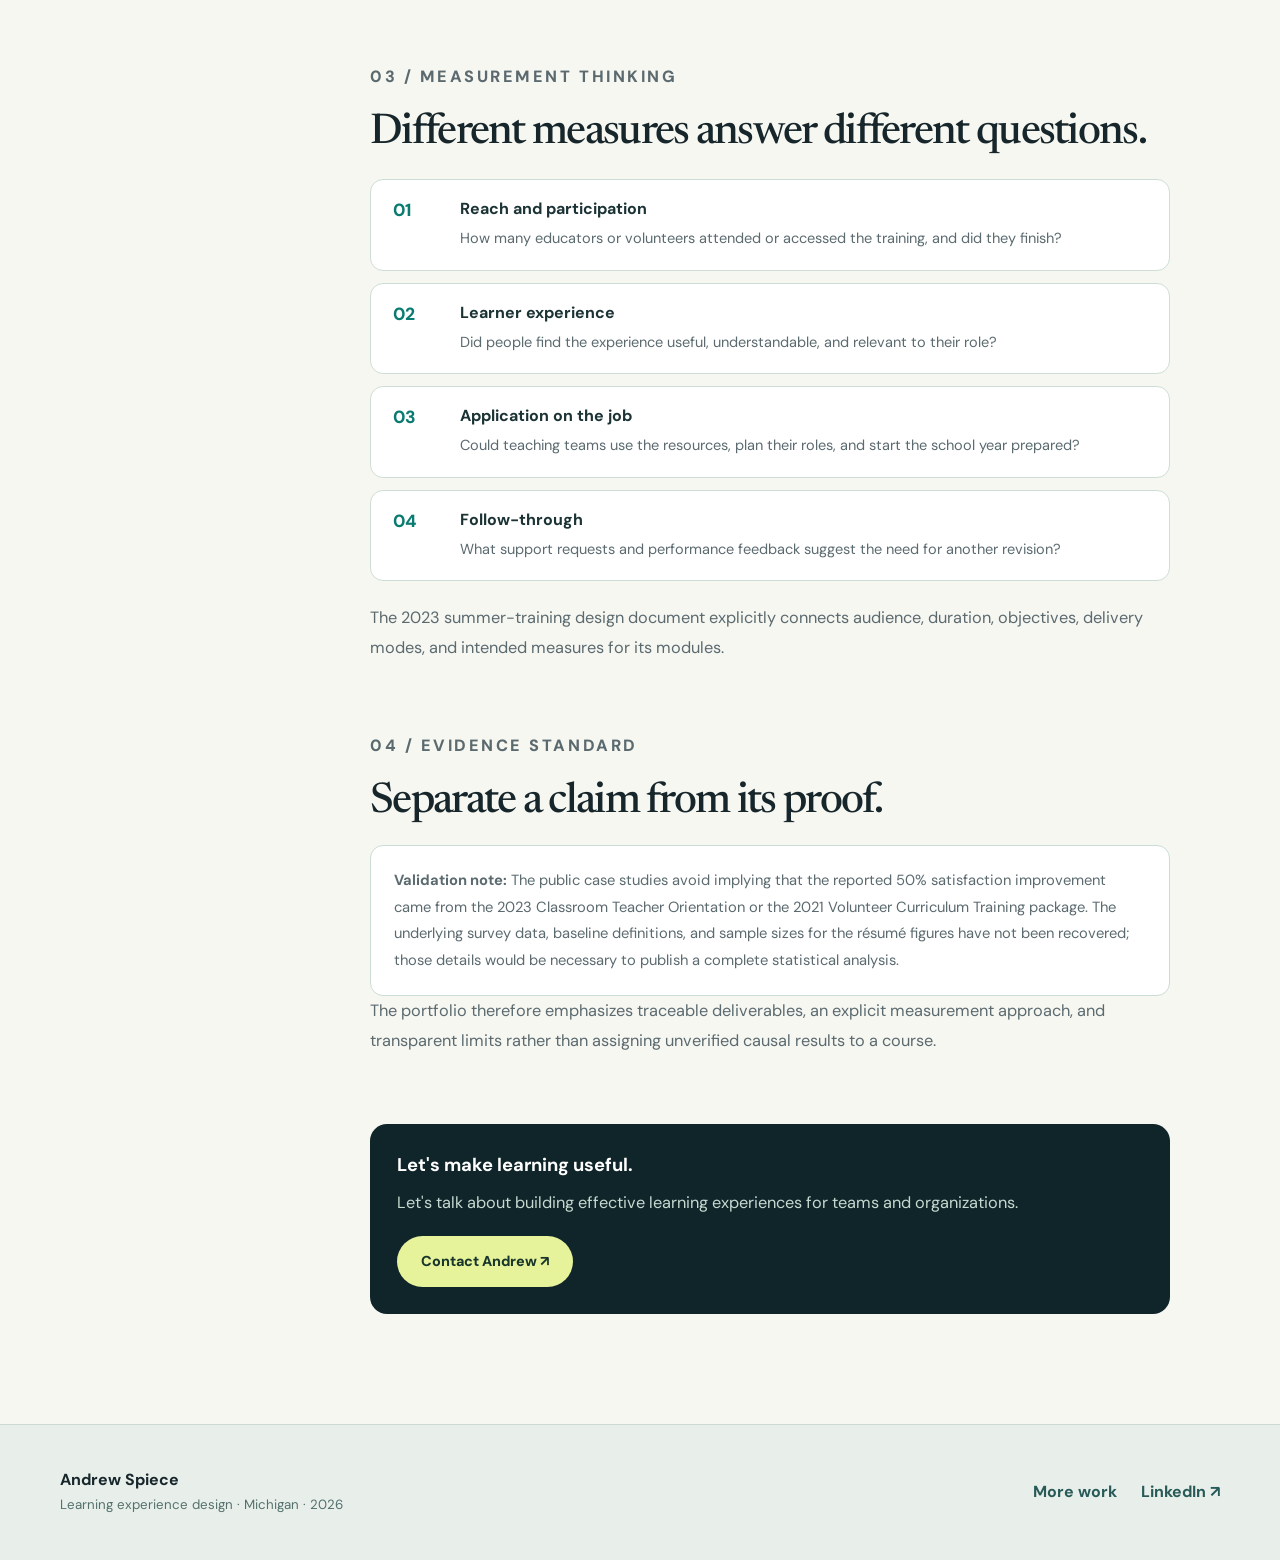
<file: projects/program-impact.html>
<!doctype html><html lang="en"><head><meta charset="utf-8"><meta name="viewport" content="width=device-width,initial-scale=1"><meta name="description" content="Microsoft field enablement, training reach and responsible measurement reporting."><meta name="theme-color" content="#102529"><title>Learning at Scale | Andrew Spiece</title><link rel="stylesheet" href="../assets/site.css"></head><body><a class="skip" href="#main">Skip to content</a><header class="nav"><div class="wrap nav-inner"><a class="brand" href="../index.html"><span class="brand-mark">AS</span><span>Andrew Spiece</span></a><nav class="navlinks" aria-label="Primary"><a href="../index.html#work">Selected work</a><a href="../index.html#approach">Approach</a><a href="../index.html#about">About</a><a class="nav-cta" href="mailto:aspiece@gmail.com">Let's connect ↗</a></nav></div></header><main id="main"><header class="page-hero"><div class="wrap"><div class="breadcrumbs"><a href="../index.html#work">Selected work</a> / Learning at Scale</div><p class="eyebrow" style="margin-top:32px">Learning measurement · Program leadership</p><h1>Design for reach. Measure for real-world use.</h1><p class="sub">A program-level view of Microsoft TEALS training, reported results, and the distinction between participation, satisfaction, and practical readiness.</p><div class="meta-grid"><div><small>Role</small><strong>Program leadership</strong></div><div><small>Audience</small><strong>Teachers + volunteers</strong></div><div><small>Delivery</small><strong>Blended training</strong></div><div><small>Evidence</small><strong>Design docs + résumé claims</strong></div></div></div></header><div class="wrap case-layout"><aside class="toc" aria-label="On this page"><p>On this page</p><a href="#challenge">Challenge</a><a href="#scale">Reported scale</a><a href="#measures">Measurement</a><a href="#boundaries">Evidence notes</a></aside><article class="case-body"><section id="challenge"><p class="eyebrow">01 / Program leadership</p><h2>Coordinate learning when scale changes the problem.</h2><p>Microsoft TEALS field enablement required more than one course: onboarding, curriculum preparation, instructor-led professional learning, and platform delivery had to work together across distributed audiences.</p></section><section id="scale"><p class="eyebrow">02 / Reported scope</p><h2>A program-level view of delivery.</h2><div class="metric-grid"><div><strong>600+</strong><span>Teachers in a coordinated training effort</span></div><div><strong>1,500+</strong><span>Volunteers in that training effort</span></div><div><strong>4 months</strong><span>Delivery window reported in prior career materials</span></div><div><strong>50%</strong><span>Reported rise in teacher satisfaction after a training refresh</span></div></div><p>These are figures previously reported in Andrew Spiece's application résumé for Microsoft program work. They are presented as <strong>self-reported program-level outcomes</strong>, not analytics extracted from the Storyline courses shown elsewhere on the site.</p></section><section id="measures"><p class="eyebrow">03 / Measurement thinking</p><h2>Different measures answer different questions.</h2><div class="process-stack"><div><span>01</span><strong>Reach and participation</strong><p>How many educators or volunteers attended or accessed the training, and did they finish?</p></div><div><span>02</span><strong>Learner experience</strong><p>Did people find the experience useful, understandable, and relevant to their role?</p></div><div><span>03</span><strong>Application on the job</strong><p>Could teaching teams use the resources, plan their roles, and start the school year prepared?</p></div><div><span>04</span><strong>Follow-through</strong><p>What support requests and performance feedback suggest the need for another revision?</p></div></div><p>The 2023 summer-training design document explicitly connects audience, duration, objectives, delivery modes, and intended measures for its modules.</p></section><section id="boundaries"><p class="eyebrow">04 / Evidence standard</p><h2>Separate a claim from its proof.</h2><div class="note"><p><strong>Validation note:</strong> The public case studies avoid implying that the reported 50% satisfaction improvement came from the 2023 Classroom Teacher Orientation or the 2021 Volunteer Curriculum Training package. The underlying survey data, baseline definitions, and sample sizes for the résumé figures have not been recovered; those details would be necessary to publish a complete statistical analysis.</p></div><p>The portfolio therefore emphasizes traceable deliverables, an explicit measurement approach, and transparent limits rather than assigning unverified causal results to a course.</p></section><div class="case-cta"><h3>Let's make learning useful.</h3><p>Let's talk about building effective learning experiences for teams and organizations.</p><a class="btn" href="mailto:aspiece@gmail.com?subject=Learning%20experience%20design">Contact Andrew ↗</a></div></article></div></main><footer class="footer"><div class="wrap footer-inner"><div><strong>Andrew Spiece</strong><br><small>Learning experience design · Michigan · 2026</small></div><div class="footer-links"><a href="../index.html#work">More work</a><a href="https://www.linkedin.com/in/aspiece/" target="_blank" rel="noopener">LinkedIn ↗</a></div></div></footer></body></html>
</file>
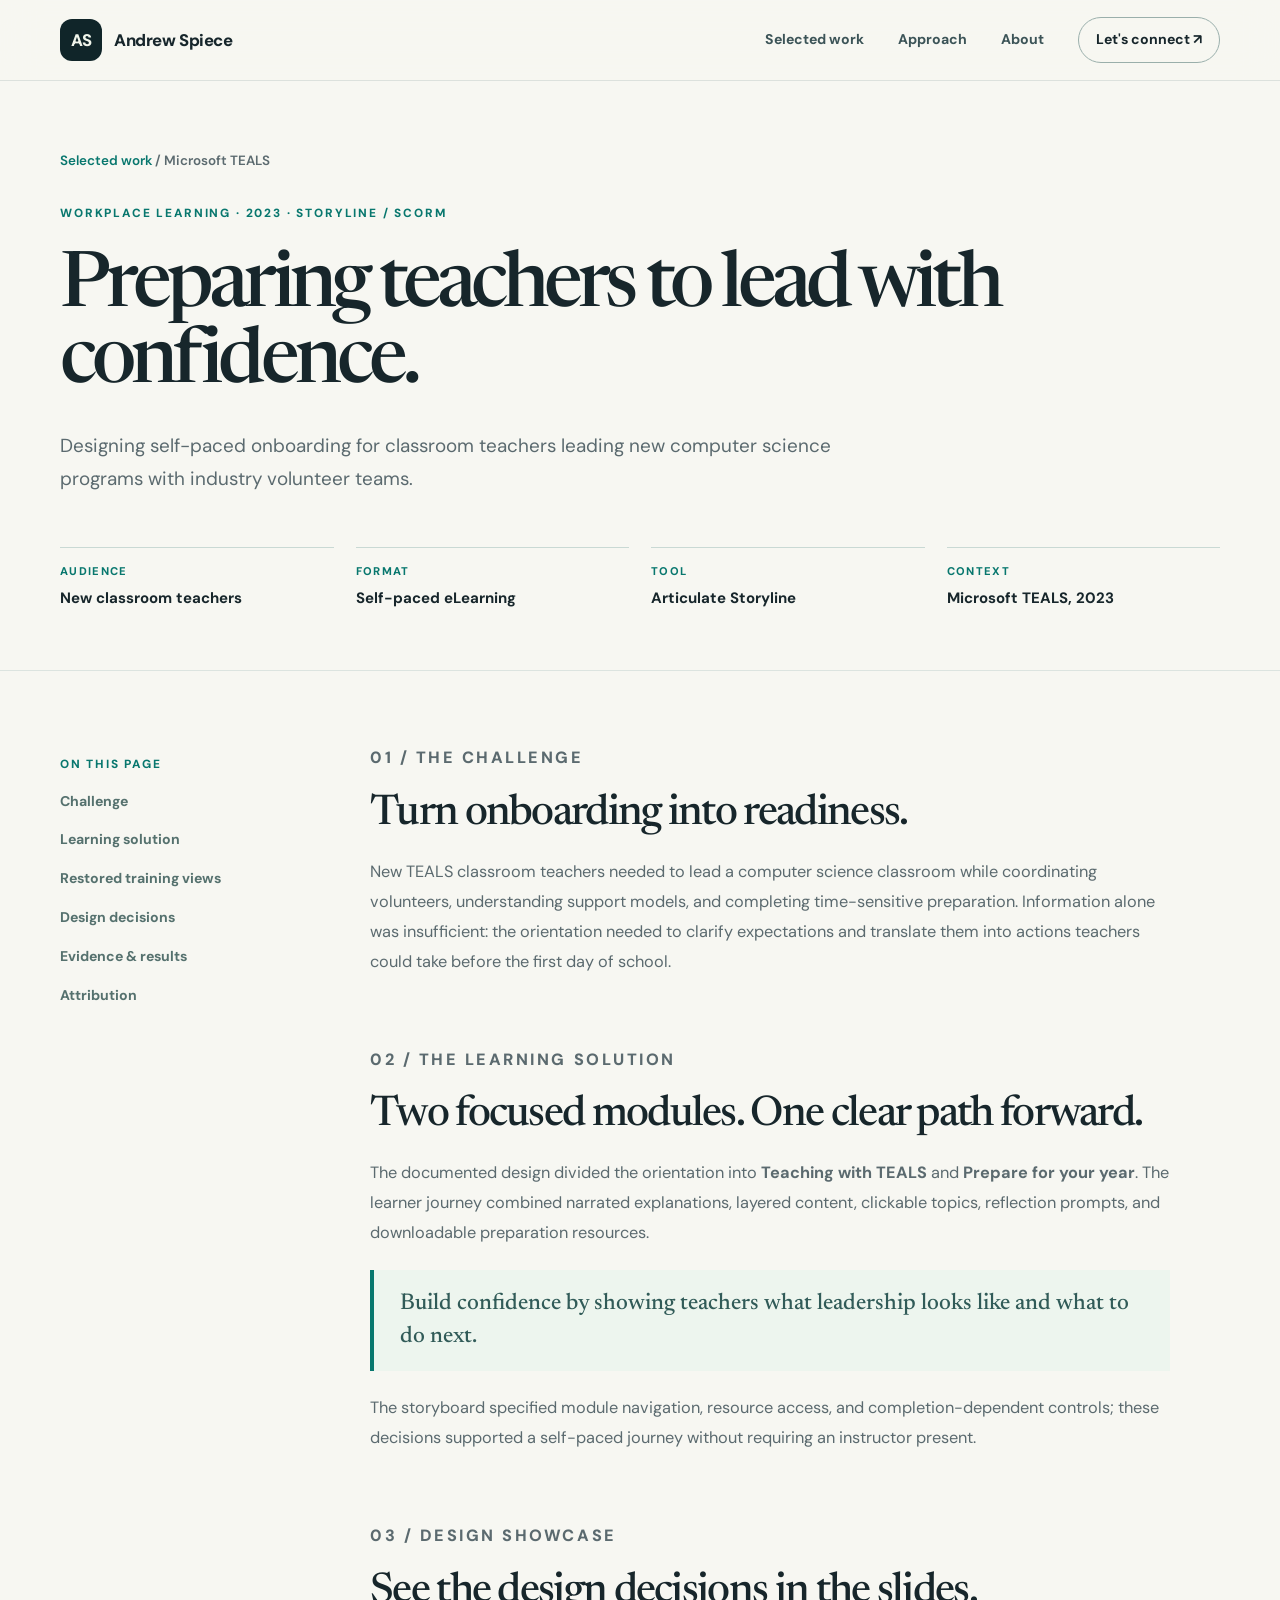
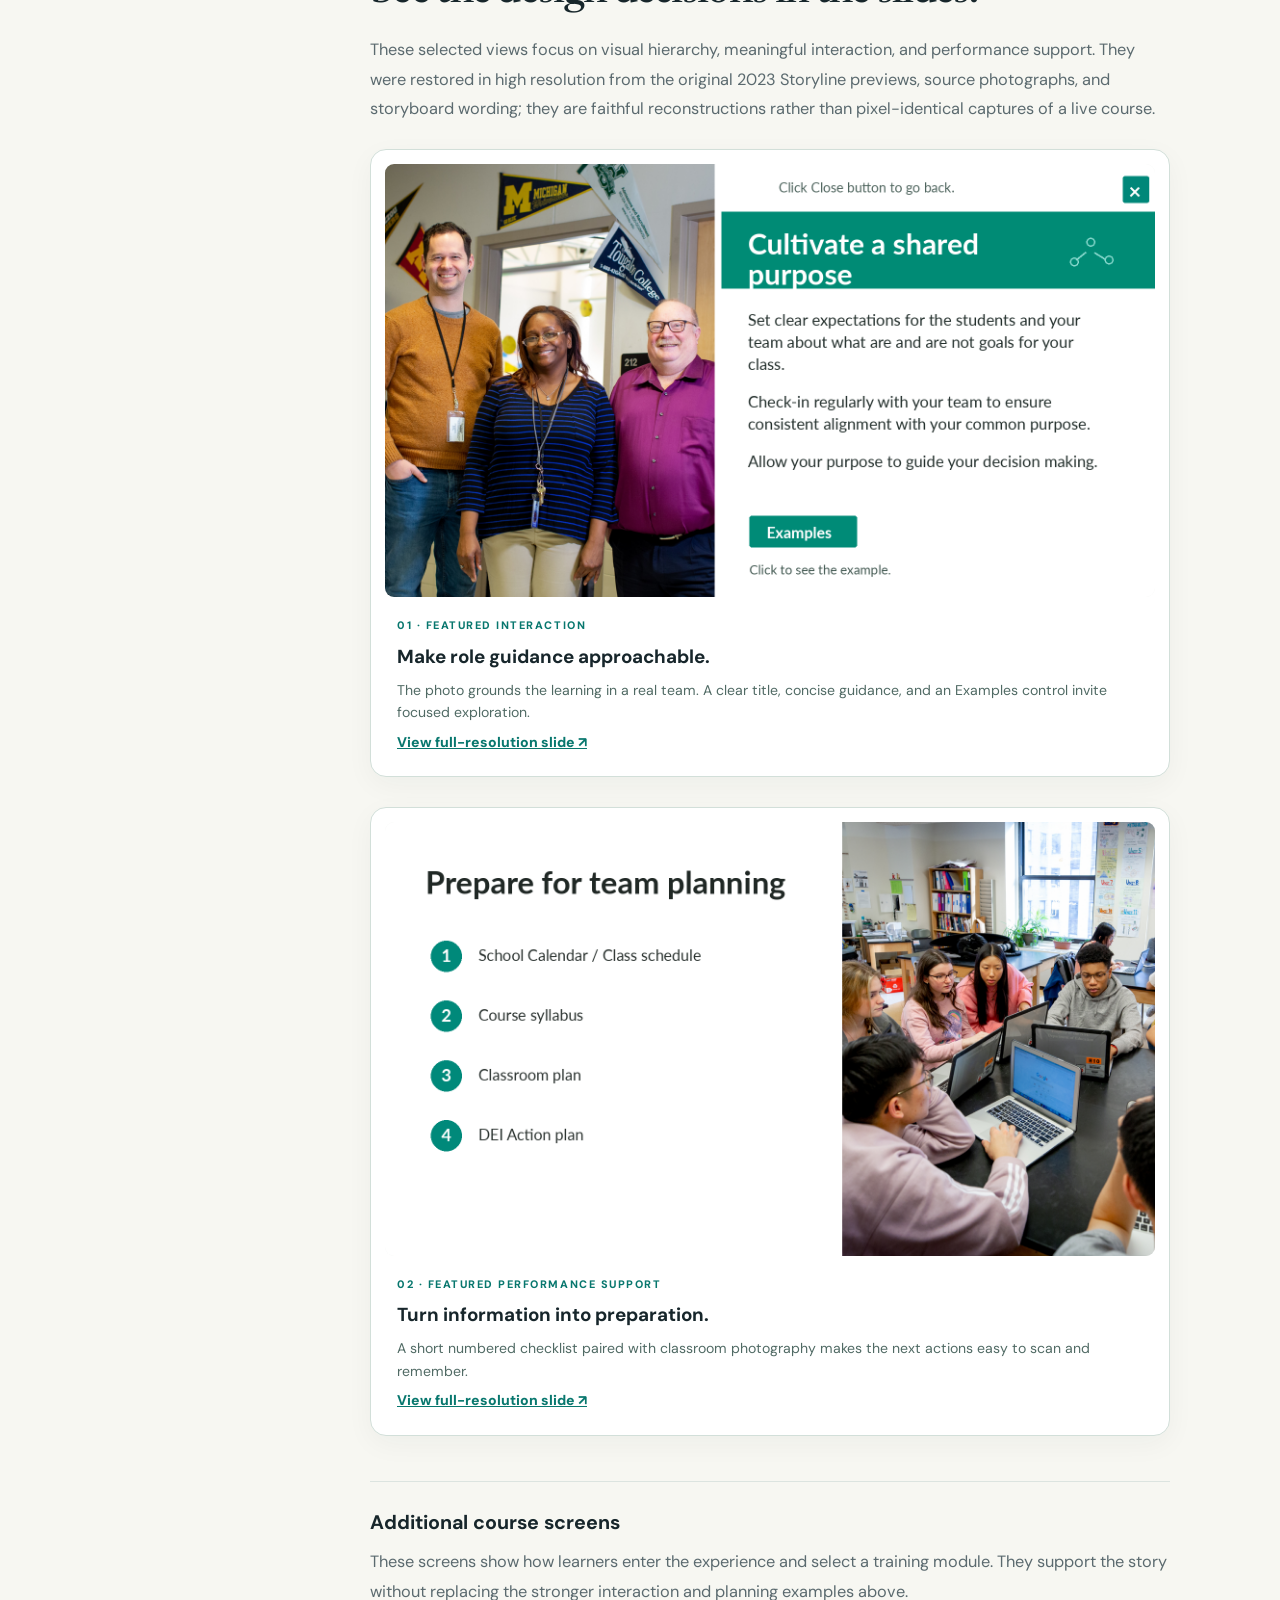
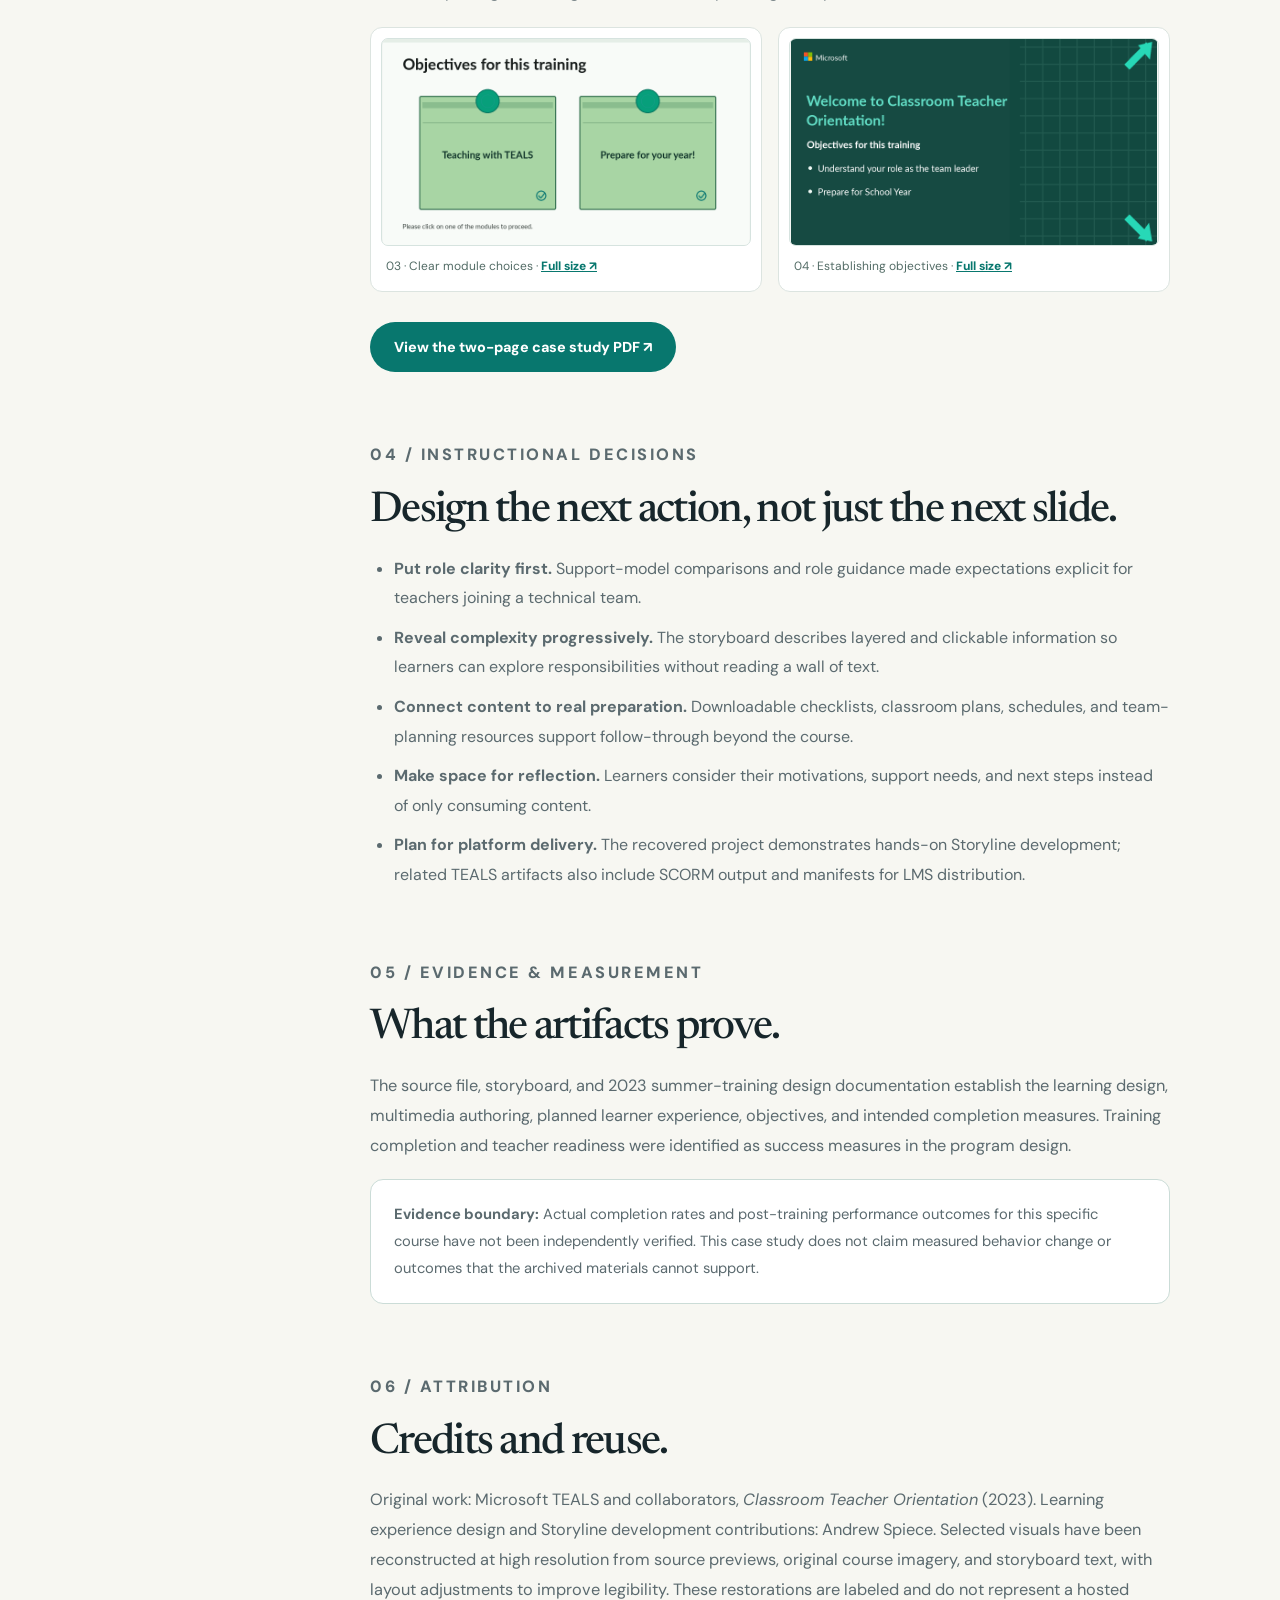
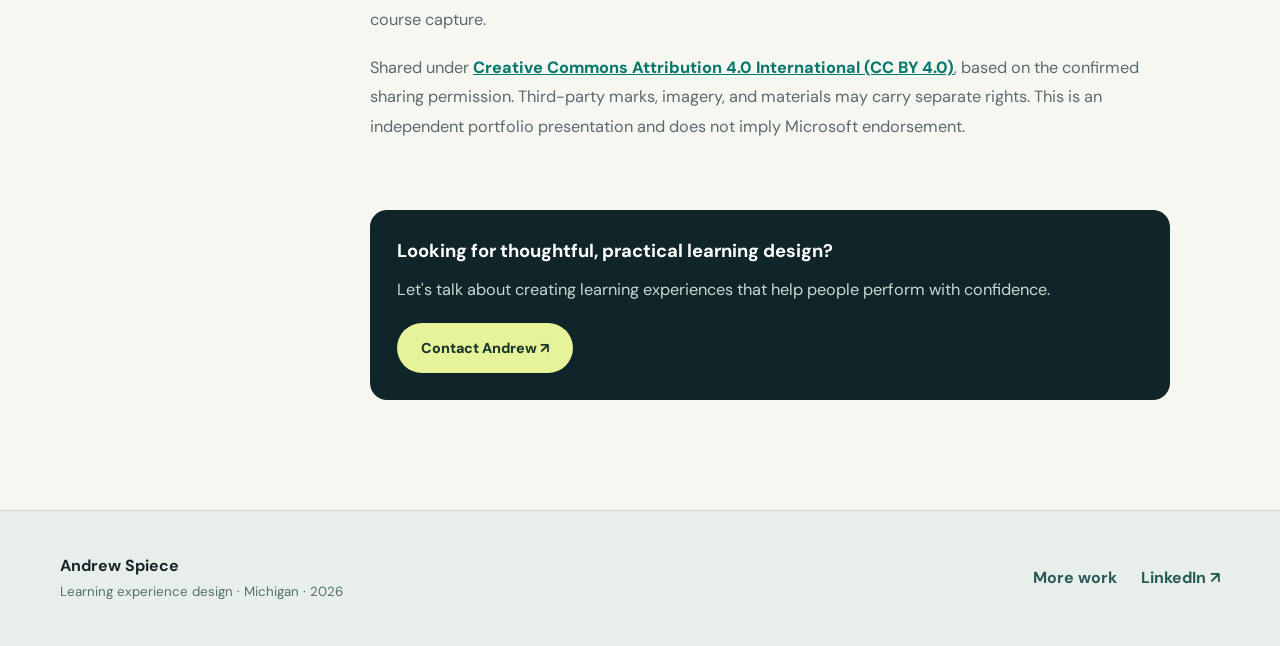
<file: projects/teals-storyline.html>
<!doctype html><html lang="en"><head><meta charset="utf-8"><meta name="viewport" content="width=device-width,initial-scale=1"><meta name="description" content="A learning experience design case study of the Microsoft TEALS Classroom Teacher Orientation built in Articulate Storyline."><meta name="theme-color" content="#102529"><title>Microsoft TEALS Storyline | Andrew Spiece</title><link rel="stylesheet" href="../assets/site.css"></head><body><a class="skip" href="#main">Skip to content</a><header class="nav"><div class="wrap nav-inner"><a class="brand" href="../index.html"><span class="brand-mark">AS</span><span>Andrew Spiece</span></a><nav class="navlinks" aria-label="Primary"><a href="../index.html#work">Selected work</a><a href="../index.html#approach">Approach</a><a href="../index.html#about">About</a><a class="nav-cta" href="mailto:aspiece@gmail.com">Let's connect ↗</a></nav></div></header><main id="main"><header class="page-hero"><div class="wrap"><div class="breadcrumbs"><a href="../index.html#work">Selected work</a> / Microsoft TEALS</div><p class="eyebrow" style="margin-top:32px">Workplace learning · 2023 · Storyline / SCORM</p><h1>Preparing teachers to lead with confidence.</h1><p class="sub">Designing self-paced onboarding for classroom teachers leading new computer science programs with industry volunteer teams.</p><div class="meta-grid"><div><small>Audience</small><strong>New classroom teachers</strong></div><div><small>Format</small><strong>Self-paced eLearning</strong></div><div><small>Tool</small><strong>Articulate Storyline</strong></div><div><small>Context</small><strong>Microsoft TEALS, 2023</strong></div></div></div></header><div class="wrap case-layout"><aside class="toc" aria-label="In this case study"><p>On this page</p><a href="#challenge">Challenge</a><a href="#solution">Learning solution</a><a href="#screens">Restored training views</a><a href="#decisions">Design decisions</a><a href="#evidence">Evidence &amp; results</a><a href="#license">Attribution</a></aside><article class="case-body"><section id="challenge"><p class="eyebrow">01 / The challenge</p><h2>Turn onboarding into readiness.</h2><p>New TEALS classroom teachers needed to lead a computer science classroom while coordinating volunteers, understanding support models, and completing time-sensitive preparation. Information alone was insufficient: the orientation needed to clarify expectations and translate them into actions teachers could take before the first day of school.</p></section><section id="solution"><p class="eyebrow">02 / The learning solution</p><h2>Two focused modules. One clear path forward.</h2><p>The documented design divided the orientation into <strong>Teaching with TEALS</strong> and <strong>Prepare for your year</strong>. The learner journey combined narrated explanations, layered content, clickable topics, reflection prompts, and downloadable preparation resources.</p><blockquote>Build confidence by showing teachers what leadership looks like and what to do next.</blockquote><p>The storyboard specified module navigation, resource access, and completion-dependent controls; these decisions supported a self-paced journey without requiring an instructor present.</p></section><section id="screens" class="case-showcase"><p class="eyebrow">03 / Design showcase</p><h2>See the design decisions in the slides.</h2><p>These selected views focus on visual hierarchy, meaningful interaction, and performance support. They were restored in high resolution from the original 2023 Storyline previews, source photographs, and storyboard wording; they are faithful reconstructions rather than pixel-identical captures of a live course.</p>
<div class="featured-slide"><figure><a href="../assets/interactive_roles.png" target="_blank" rel="noopener" aria-label="Open full-resolution interactive roles slide"><img src="../assets/interactive_roles.png" alt="Restored Cultivate a shared purpose Storyline interaction with educators' photo, structured guidance, and an Examples button" loading="lazy" width="1600" height="900"></a><figcaption><span class="figure-kicker">01 · Featured interaction</span><strong>Make role guidance approachable.</strong><span>The photo grounds the learning in a real team. A clear title, concise guidance, and an Examples control invite focused exploration.</span><a href="../assets/interactive_roles.png" target="_blank" rel="noopener">View full-resolution slide ↗</a></figcaption></figure></div>
<div class="featured-slide"><figure><a href="../assets/team_planning.png" target="_blank" rel="noopener" aria-label="Open full-resolution team planning slide"><img src="../assets/team_planning.png" alt="Restored Prepare for team planning Storyline slide with a four-step preparation list and classroom collaboration photo" loading="lazy" width="1600" height="900"></a><figcaption><span class="figure-kicker">02 · Featured performance support</span><strong>Turn information into preparation.</strong><span>A short numbered checklist paired with classroom photography makes the next actions easy to scan and remember.</span><a href="../assets/team_planning.png" target="_blank" rel="noopener">View full-resolution slide ↗</a></figcaption></figure></div>
<div class="supporting-slides"><h3>Additional course screens</h3><p>These screens show how learners enter the experience and select a training module. They support the story without replacing the stronger interaction and planning examples above.</p><div class="figure-grid slide-thumbnails"><figure><a href="../assets/objectives.png" target="_blank" rel="noopener" aria-label="Open full-resolution module choice slide"><img src="../assets/objectives.png" alt="Restored course module-selection screen showing two large module cards" loading="lazy" width="1600" height="900"></a><figcaption>03 · Clear module choices · <a href="../assets/objectives.png" target="_blank" rel="noopener">Full size ↗</a></figcaption></figure><figure><a href="../assets/welcome.png" target="_blank" rel="noopener" aria-label="Open full-resolution course welcome slide"><img src="../assets/welcome.png" alt="Restored welcome screen outlining the orientation objectives" loading="lazy" width="1600" height="900"></a><figcaption>04 · Establishing objectives · <a href="../assets/welcome.png" target="_blank" rel="noopener">Full size ↗</a></figcaption></figure></div></div><div class="actions"><a class="btn" href="../assets/teals-case-study.pdf" target="_blank" rel="noopener">View the two-page case study PDF ↗</a></div></section><section id="decisions"><p class="eyebrow">04 / Instructional decisions</p><h2>Design the next action, not just the next slide.</h2><ul><li><strong>Put role clarity first.</strong> Support-model comparisons and role guidance made expectations explicit for teachers joining a technical team.</li><li><strong>Reveal complexity progressively.</strong> The storyboard describes layered and clickable information so learners can explore responsibilities without reading a wall of text.</li><li><strong>Connect content to real preparation.</strong> Downloadable checklists, classroom plans, schedules, and team-planning resources support follow-through beyond the course.</li><li><strong>Make space for reflection.</strong> Learners consider their motivations, support needs, and next steps instead of only consuming content.</li><li><strong>Plan for platform delivery.</strong> The recovered project demonstrates hands-on Storyline development; related TEALS artifacts also include SCORM output and manifests for LMS distribution.</li></ul></section><section id="evidence"><p class="eyebrow">05 / Evidence &amp; measurement</p><h2>What the artifacts prove.</h2><p>The source file, storyboard, and 2023 summer-training design documentation establish the learning design, multimedia authoring, planned learner experience, objectives, and intended completion measures. Training completion and teacher readiness were identified as success measures in the program design.</p><div class="note"><p><strong>Evidence boundary:</strong> Actual completion rates and post-training performance outcomes for this specific course have not been independently verified. This case study does not claim measured behavior change or outcomes that the archived materials cannot support.</p></div></section><section id="license"><p class="eyebrow">06 / Attribution</p><h2>Credits and reuse.</h2><p>Original work: Microsoft TEALS and collaborators, <em>Classroom Teacher Orientation</em> (2023). Learning experience design and Storyline development contributions: Andrew Spiece. Selected visuals have been reconstructed at high resolution from source previews, original course imagery, and storyboard text, with layout adjustments to improve legibility. These restorations are labeled and do not represent a hosted course capture.</p><p>Shared under <a class="link-plain" href="https://creativecommons.org/licenses/by/4.0/" target="_blank" rel="noopener">Creative Commons Attribution 4.0 International (CC BY 4.0)</a>, based on the confirmed sharing permission. Third-party marks, imagery, and materials may carry separate rights. This is an independent portfolio presentation and does not imply Microsoft endorsement.</p></section><div class="case-cta"><h3>Looking for thoughtful, practical learning design?</h3><p>Let's talk about creating learning experiences that help people perform with confidence.</p><a class="btn" href="mailto:aspiece@gmail.com?subject=Learning%20Experience%20Design">Contact Andrew ↗</a></div></article></div></main><footer class="footer"><div class="wrap footer-inner"><div><strong>Andrew Spiece</strong><br><small>Learning experience design · Michigan · 2026</small></div><div class="footer-links"><a href="../index.html#work">More work</a><a href="https://www.linkedin.com/in/aspiece/" target="_blank" rel="noopener">LinkedIn ↗</a></div></div></footer></body></html>
</file>
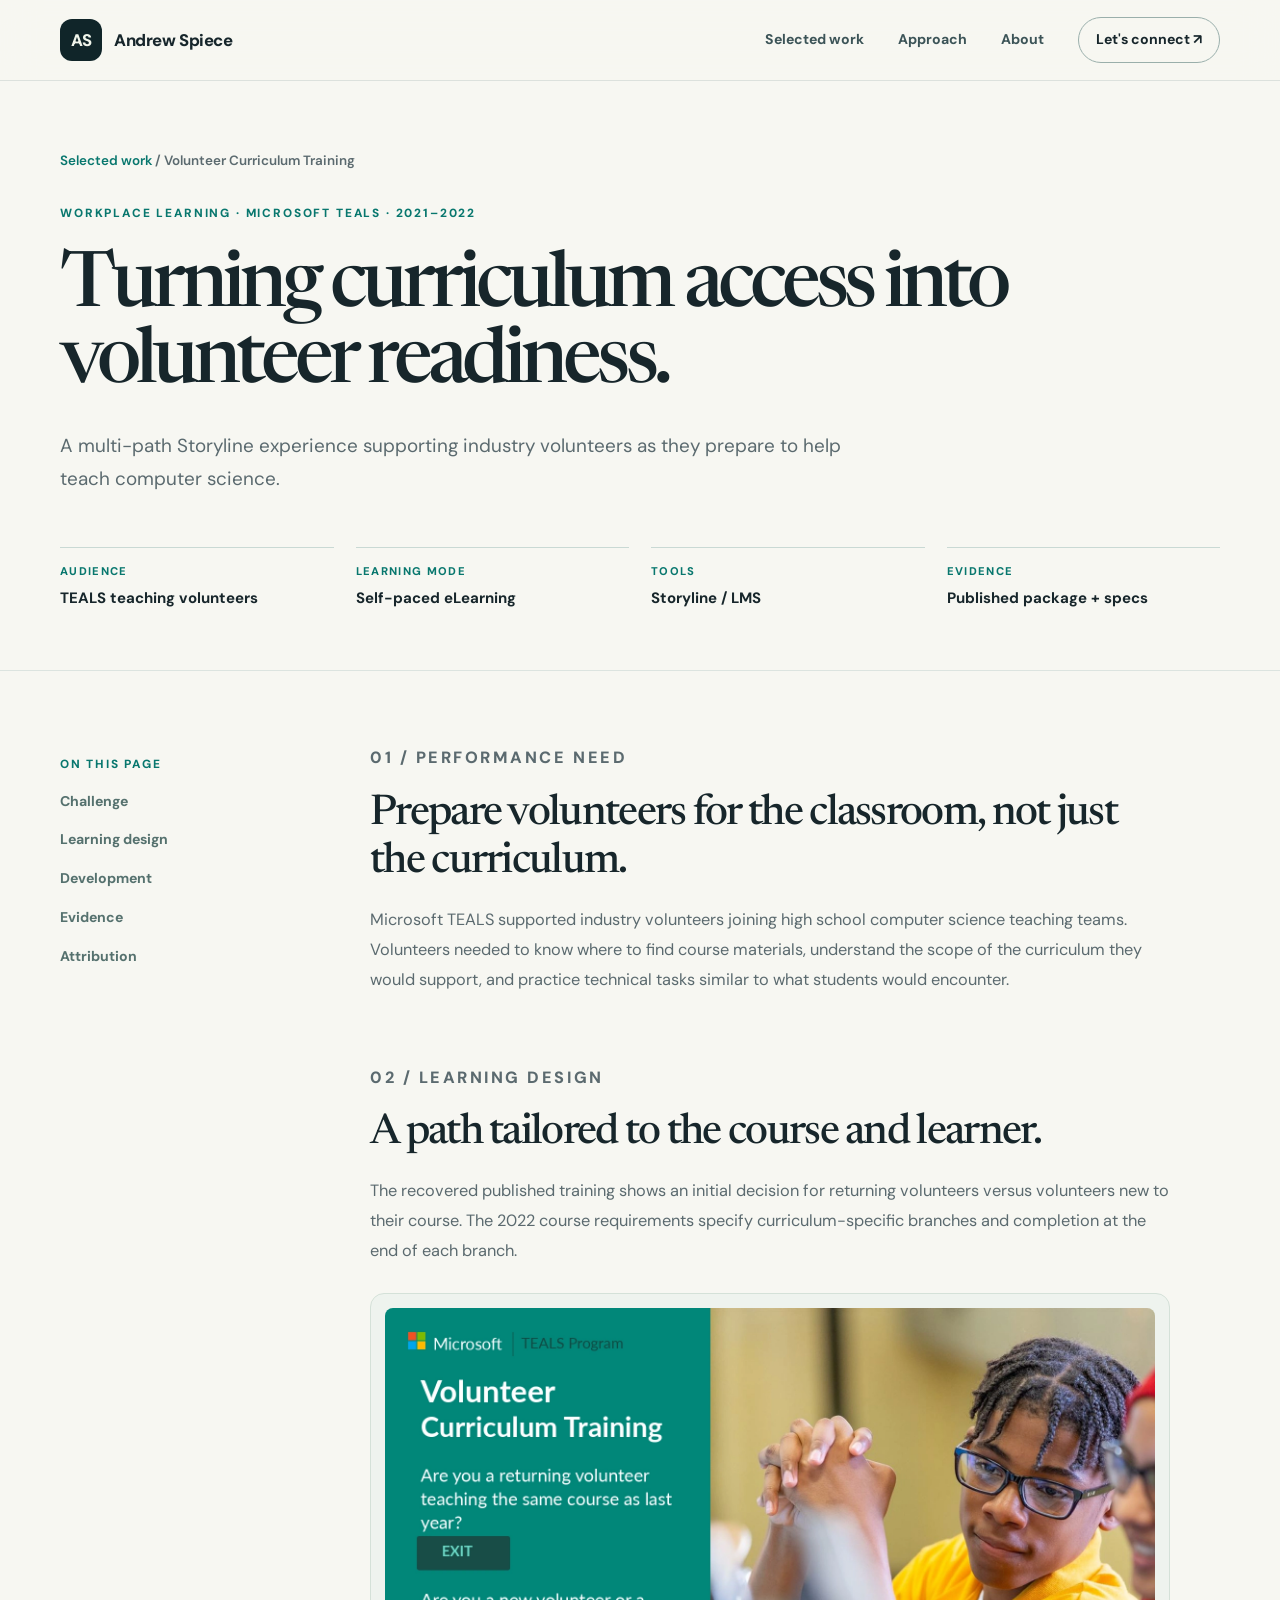
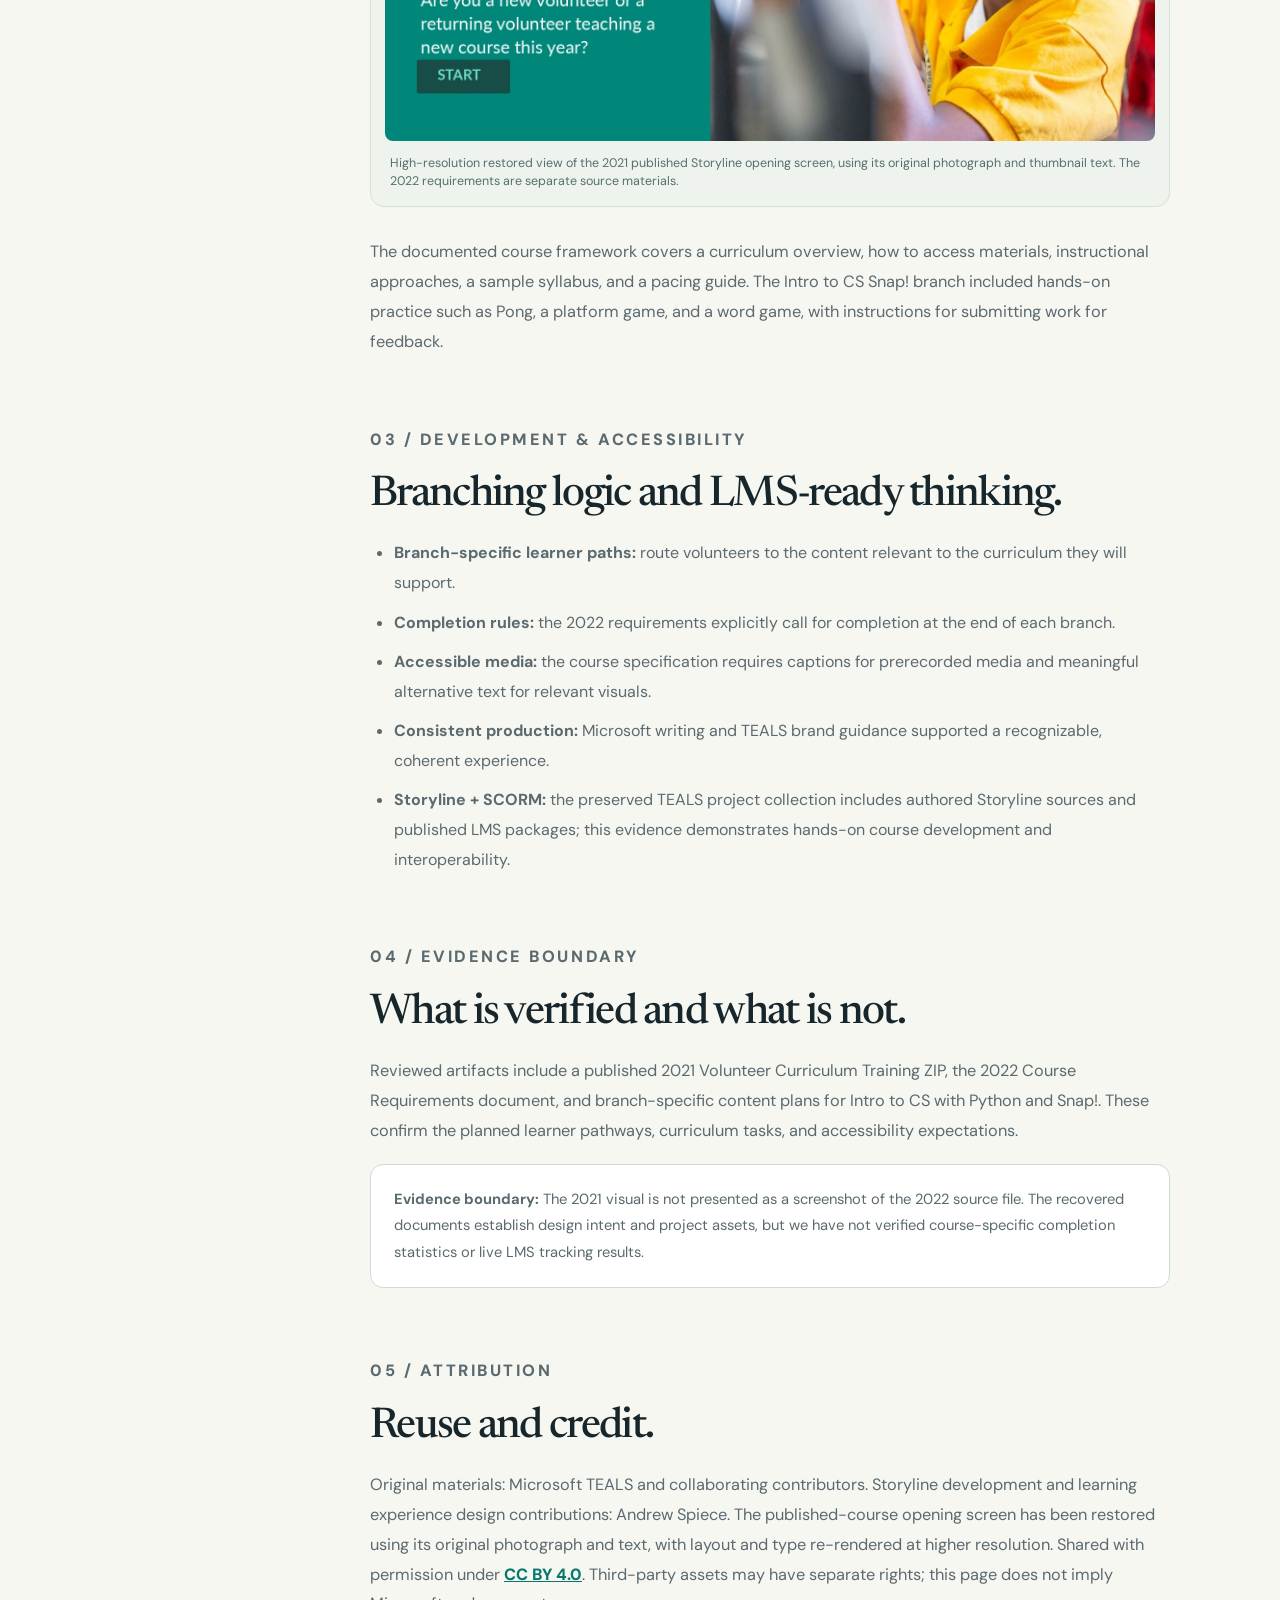
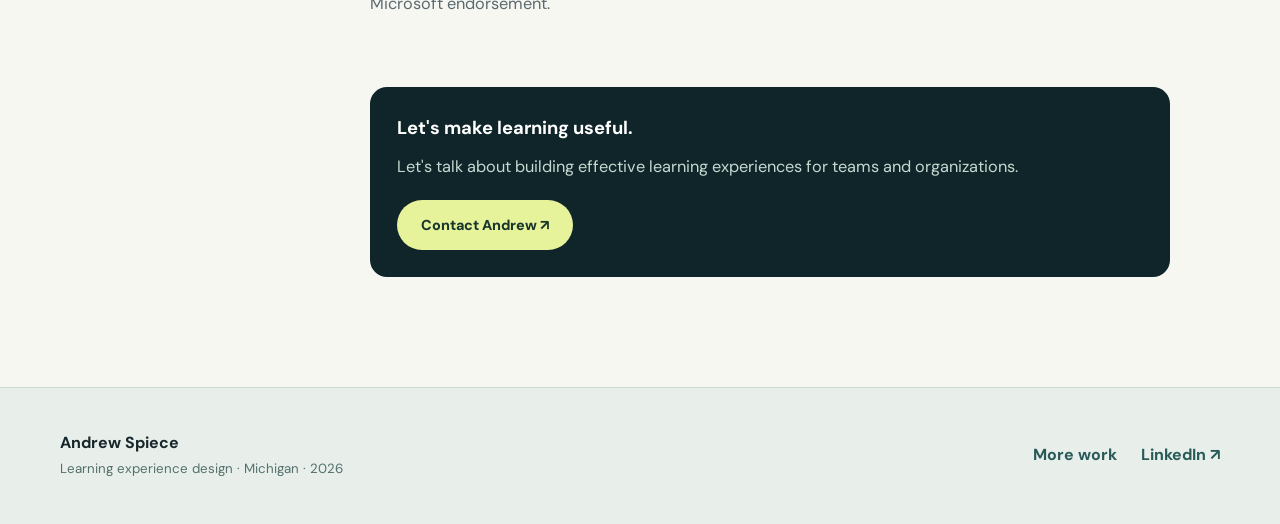
<file: projects/volunteer-training.html>
<!DOCTYPE html>
<html lang="en"><head><meta charset="utf-8"/><meta content="width=device-width,initial-scale=1" name="viewport"/><meta content="Case study: branching and accessible volunteer onboarding for Microsoft TEALS." name="description"/><meta content="#102529" name="theme-color"/><title>Volunteer Curriculum Training | Andrew Spiece</title><link href="../assets/site.css" rel="stylesheet"/></head><body><a class="skip" href="#main">Skip to content</a><header class="nav"><div class="wrap nav-inner"><a class="brand" href="../index.html"><span class="brand-mark">AS</span><span>Andrew Spiece</span></a><nav aria-label="Primary" class="navlinks"><a href="../index.html#work">Selected work</a><a href="../index.html#approach">Approach</a><a href="../index.html#about">About</a><a class="nav-cta" href="mailto:aspiece@gmail.com">Let's connect ↗</a></nav></div></header><main id="main"><header class="page-hero"><div class="wrap"><div class="breadcrumbs"><a href="../index.html#work">Selected work</a> / Volunteer Curriculum Training</div><p class="eyebrow" style="margin-top:32px">Workplace learning · Microsoft TEALS · 2021–2022</p><h1>Turning curriculum access into volunteer readiness.</h1><p class="sub">A multi-path Storyline experience supporting industry volunteers as they prepare to help teach computer science.</p><div class="meta-grid"><div><small>Audience</small><strong>TEALS teaching volunteers</strong></div><div><small>Learning mode</small><strong>Self-paced eLearning</strong></div><div><small>Tools</small><strong>Storyline / LMS</strong></div><div><small>Evidence</small><strong>Published package + specs</strong></div></div></div></header><div class="wrap case-layout"><aside aria-label="On this page" class="toc"><p>On this page</p><a href="#challenge">Challenge</a><a href="#journey">Learning design</a><a href="#authoring">Development</a><a href="#evidence">Evidence</a><a href="#credit">Attribution</a></aside><article class="case-body"><section id="challenge"><p class="eyebrow">01 / Performance need</p><h2>Prepare volunteers for the classroom, not just the curriculum.</h2><p>Microsoft TEALS supported industry volunteers joining high school computer science teaching teams. Volunteers needed to know where to find course materials, understand the scope of the curriculum they would support, and practice technical tasks similar to what students would encounter.</p></section><section id="journey"><p class="eyebrow">02 / Learning design</p><h2>A path tailored to the course and learner.</h2><p>The recovered published training shows an initial decision for returning volunteers versus volunteers new to their course. The 2022 course requirements specify curriculum-specific branches and completion at the end of each branch.</p><figure class="case-figure"><a aria-label="View the full-resolution restored training screen" href="../assets/vct-training-preview.webp" rel="noopener" target="_blank"><img alt="High-resolution restored view of Microsoft TEALS Volunteer Curriculum Training, showing returning and new volunteer learning paths" loading="lazy" src="../assets/vct-training-preview.webp"/></a><figcaption>High-resolution restored view of the 2021 published Storyline opening screen, using its original photograph and thumbnail text. The 2022 requirements are separate source materials.</figcaption></figure><p>The documented course framework covers a curriculum overview, how to access materials, instructional approaches, a sample syllabus, and a pacing guide. The Intro to CS Snap! branch included hands-on practice such as Pong, a platform game, and a word game, with instructions for submitting work for feedback.</p></section><section id="authoring"><p class="eyebrow">03 / Development &amp; accessibility</p><h2>Branching logic and LMS-ready thinking.</h2><ul><li><strong>Branch-specific learner paths:</strong> route volunteers to the content relevant to the curriculum they will support.</li><li><strong>Completion rules:</strong> the 2022 requirements explicitly call for completion at the end of each branch.</li><li><strong>Accessible media:</strong> the course specification requires captions for prerecorded media and meaningful alternative text for relevant visuals.</li><li><strong>Consistent production:</strong> Microsoft writing and TEALS brand guidance supported a recognizable, coherent experience.</li><li><strong>Storyline + SCORM:</strong> the preserved TEALS project collection includes authored Storyline sources and published LMS packages; this evidence demonstrates hands-on course development and interoperability.</li></ul></section><section id="evidence"><p class="eyebrow">04 / Evidence boundary</p><h2>What is verified and what is not.</h2><p>Reviewed artifacts include a published 2021 Volunteer Curriculum Training ZIP, the 2022 Course Requirements document, and branch-specific content plans for Intro to CS with Python and Snap!. These confirm the planned learner pathways, curriculum tasks, and accessibility expectations.</p><div class="note"><p><strong>Evidence boundary:</strong> The 2021 visual is not presented as a screenshot of the 2022 source file. The recovered documents establish design intent and project assets, but we have not verified course-specific completion statistics or live LMS tracking results.</p></div></section><section id="credit"><p class="eyebrow">05 / Attribution</p><h2>Reuse and credit.</h2><p>Original materials: Microsoft TEALS and collaborating contributors. Storyline development and learning experience design contributions: Andrew Spiece. The published-course opening screen has been restored using its original photograph and text, with layout and type re-rendered at higher resolution. Shared with permission under <a class="link-plain" href="https://creativecommons.org/licenses/by/4.0/" rel="noopener" target="_blank">CC BY 4.0</a>. Third-party assets may have separate rights; this page does not imply Microsoft endorsement.</p></section><div class="case-cta"><h3>Let's make learning useful.</h3><p>Let's talk about building effective learning experiences for teams and organizations.</p><a class="btn" href="mailto:aspiece@gmail.com?subject=Learning%20experience%20design">Contact Andrew ↗</a></div></article></div></main><footer class="footer"><div class="wrap footer-inner"><div><strong>Andrew Spiece</strong><br/><small>Learning experience design · Michigan · 2026</small></div><div class="footer-links"><a href="../index.html#work">More work</a><a href="https://www.linkedin.com/in/aspiece/" rel="noopener" target="_blank">LinkedIn ↗</a></div></div></footer></body></html>
</file>
<file: assets/site.css>
@import url('https://fonts.googleapis.com/css2?family=DM+Sans:wght@400;500;600;700;800&family=Newsreader:opsz,wght@6..72,400;6..72,500;6..72,600&display=swap');
:root{--bg:#f7f7f2;--paper:#fff;--ink:#17262b;--muted:#5b6a6f;--line:#dce4e0;--teal:#08776e;--teal2:#bbdfd8;--lime:#e7f39b;--night:#102529;--shadow:0 18px 55px rgba(14,45,49,.09);font-synthesis:none}*{box-sizing:border-box}html{scroll-behavior:smooth}body{margin:0;background:var(--bg);color:var(--ink);font-family:'DM Sans',system-ui,-apple-system,Arial,sans-serif;line-height:1.55;-webkit-font-smoothing:antialiased}a{color:inherit}a:focus-visible,button:focus-visible{outline:3px solid #e79526;outline-offset:4px}.skip{position:absolute;left:-10000px;top:10px;z-index:20;background:#fff;padding:10px 18px}.skip:focus{left:10px}.wrap{width:min(1160px,calc(100% - 64px));margin-inline:auto}.nav{background:rgba(247,247,242,.93);position:sticky;top:0;z-index:10;backdrop-filter:blur(18px);border-bottom:1px solid rgba(30,65,67,.12)}.nav-inner{min-height:80px;display:flex;align-items:center;justify-content:space-between;gap:32px}.brand{text-decoration:none;display:flex;gap:12px;align-items:center;font-weight:800;letter-spacing:-.025em;font-size:1.05rem}.brand-mark{display:grid;place-items:center;background:var(--night);color:#f0f5eb;width:42px;height:42px;border-radius:12px;font-weight:800;letter-spacing:-.05em}.navlinks{display:flex;gap:34px;align-items:center}.navlinks a{text-decoration:none;font-weight:700;font-size:.88rem;color:#3c5457}.navlinks a:hover,.navlinks a[aria-current='page']{color:var(--teal)}.navlinks .nav-cta{border:1px solid #9aafab;padding:11px 17px;border-radius:100px;color:var(--ink)}.eyebrow{font-size:.74rem;font-weight:800;text-transform:uppercase;letter-spacing:.155em;color:var(--teal)}.hero{padding:86px 0 94px;overflow:hidden}.hero-grid{display:grid;grid-template-columns:minmax(0,1.05fr) minmax(0,.95fr);gap:6%;align-items:center}.hero h1{font-family:'Newsreader',Georgia,serif;font-size:clamp(3.9rem,7vw,7.1rem);line-height:.96;letter-spacing:-.07em;font-weight:500;margin:21px 0 27px;max-width:780px}.hero h1 em{font-weight:500;font-style:normal;color:var(--teal)}.hero .lead{font-size:1.13rem;line-height:1.75;color:var(--muted);max-width:580px}.actions{display:flex;gap:14px;align-items:center;flex-wrap:wrap;margin-top:30px}.btn{display:inline-flex;gap:12px;align-items:center;justify-content:center;border:0;border-radius:100px;padding:14px 24px;background:var(--teal);color:white;text-decoration:none;font-weight:800;font-size:.9rem;transition:transform .2s,background .2s}.btn:hover{transform:translateY(-2px);background:#005d56}.btn.secondary{background:transparent;color:var(--night);border:1px solid #8ca9a1}.btn.secondary:hover{background:white}.hero-visual{position:relative;min-height:500px;display:grid;place-items:center}.hero-visual:before{content:'';position:absolute;width:84%;aspect-ratio:1;border-radius:50%;background:radial-gradient(circle,#d9ece3 30%,#eaf2e3 75%,transparent 75%);z-index:0}.visual-stack{position:relative;z-index:1;width:92%;max-width:470px}.portfolio-window{background:var(--night);color:white;border-radius:22px;padding:20px;transform:rotate(3deg);box-shadow:0 32px 70px rgba(4,48,49,.19)}.window-chrome{display:flex;gap:7px;padding-bottom:16px}.dot{width:9px;height:9px;border-radius:50%;background:#6f908b}.portfolio-window img{display:block;border-radius:11px;width:100%;aspect-ratio:1.58;object-fit:cover}.floating-note{position:absolute;bottom:-35px;left:-25px;background:var(--lime);color:#18382f;max-width:215px;border-radius:16px;padding:20px;transform:rotate(-7deg);box-shadow:var(--shadow);font-size:1rem;font-family:'Newsreader',Georgia,serif;font-weight:600;line-height:1.3}.hero-corner{position:absolute;right:-8px;top:22px;background:#fff;padding:12px 17px;border-radius:100px;box-shadow:var(--shadow);font-size:.72rem;font-weight:800;letter-spacing:.08em;text-transform:uppercase;transform:rotate(8deg)}.proof{border-top:1px solid var(--line);border-bottom:1px solid var(--line);padding:23px 0}.proof-inner{display:flex;gap:20px 40px;flex-wrap:wrap;align-items:center;justify-content:space-between}.proof p{margin:0;font-size:.86rem;color:var(--muted);font-weight:700}.proof strong{color:var(--night)}.section{padding:100px 0}.section-heading{display:flex;justify-content:space-between;align-items:end;gap:20px;margin-bottom:38px}.section h2,.section-heading h2{font-family:'Newsreader',Georgia,serif;font-weight:500;letter-spacing:-.055em;line-height:1.07;font-size:clamp(2.8rem,5.3vw,5rem);margin:12px 0 0}.section-note{max-width:360px;color:var(--muted);margin:0;font-size:.95rem}.project-grid{display:grid;grid-template-columns:repeat(2,minmax(0,1fr));gap:26px}.project{background:var(--paper);border:1px solid var(--line);border-radius:22px;overflow:hidden;box-shadow:0 10px 35px rgba(4,41,39,.035);transition:box-shadow .25s,transform .25s}.project:hover{transform:translateY(-5px);box-shadow:var(--shadow)}.project-image{height:305px;background:#d8ebe8;position:relative;overflow:hidden;display:grid;place-items:center}.project-image img{display:block;width:100%;height:100%;object-fit:cover}.project-image.ai{background:linear-gradient(130deg,#dde5ff,#f5f3e9)}.project-image.ai img{object-fit:contain;width:86%;height:82%;filter:drop-shadow(0 20px 24px rgba(13,45,48,.12))}.project-pill{position:absolute;left:22px;top:20px;background:#fff;border-radius:99px;padding:8px 13px;font-weight:800;font-size:.7rem;letter-spacing:.06em;text-transform:uppercase;box-shadow:0 5px 15px #0000000b}.project-content{padding:31px 34px 35px}.project-content .type{font-size:.74rem;text-transform:uppercase;letter-spacing:.1em;color:var(--teal);font-weight:800}.project h3{font-family:'Newsreader',Georgia,serif;font-size:2.4rem;font-weight:500;letter-spacing:-.045em;line-height:1.08;margin:15px 0 14px}.project p{font-size:.96rem;color:var(--muted);margin:0 0 22px;line-height:1.68}.tags{display:flex;gap:7px;flex-wrap:wrap;margin:20px 0 25px}.tag{font-size:.74rem;font-weight:700;border:1px solid #cbd8d4;color:#42605f;padding:7px 10px;border-radius:99px}.project-link{display:inline-flex;gap:10px;align-items:center;color:var(--teal);text-decoration:none;font-weight:800}.project-link:hover{text-decoration:underline}.approach{background:var(--night);color:#f0f4ec}.approach .eyebrow{color:var(--lime)}.approach h2{max-width:800px}.approach-grid{display:grid;grid-template-columns:repeat(3,1fr);gap:22px;margin-top:50px}.approach-card{border:1px solid #41625f;background:#173136;padding:27px;border-radius:17px}.approach-card .num{font-family:'Newsreader',Georgia,serif;color:var(--lime);font-size:2.4rem}.approach-card h3{margin:12px 0;font-size:1.15rem}.approach-card p{color:#c8d7d1;font-size:.91rem;line-height:1.72;margin:0}.about-grid{display:grid;grid-template-columns:.8fr 1.2fr;gap:90px;align-items:start}.about-grid p{font-size:1.04rem;color:var(--muted);line-height:1.85}.about-grid .keyline{border-top:1px solid var(--line);padding-top:26px;margin-top:26px}.footer{background:#e8efeb;border-top:1px solid #ccdad5;padding:43px 0}.footer-inner{display:flex;align-items:center;justify-content:space-between;gap:20px;flex-wrap:wrap}.footer small{color:#54706c}.footer a{color:#285a58;font-weight:700;text-decoration:none}.footer-links{display:flex;gap:24px}.page-hero{padding:70px 0 60px;border-bottom:1px solid var(--line)}.breadcrumbs{font-size:.84rem;color:var(--muted);font-weight:600}.breadcrumbs a{text-decoration:none;color:var(--teal)}.page-hero h1{font-family:'Newsreader',Georgia,serif;max-width:950px;font-size:clamp(3.4rem,6vw,6.3rem);line-height:.99;letter-spacing:-.064em;font-weight:500;margin:28px 0}.page-hero .sub{font-size:1.18rem;max-width:800px;color:var(--muted);line-height:1.74}.meta-grid{display:grid;grid-template-columns:repeat(4,1fr);gap:22px;padding:32px 0 0}.meta-grid div{border-top:1px solid #c9d9d4;padding-top:15px}.meta-grid small{display:block;font-size:.7rem;text-transform:uppercase;font-weight:800;color:var(--teal);letter-spacing:.12em}.meta-grid strong{display:block;margin-top:7px;font-size:.94rem}.case-layout{display:grid;grid-template-columns:240px minmax(0,1fr);gap:70px;padding:72px 0 110px}.toc{align-self:start;position:sticky;top:116px}.toc p{font-size:.74rem;text-transform:uppercase;letter-spacing:.15em;color:var(--teal);font-weight:800}.toc a{display:block;margin:17px 0;text-decoration:none;color:#55716e;font-size:.88rem;font-weight:700}.toc a:hover{color:var(--teal)}.case-body{max-width:800px}.case-body h2{font-family:'Newsreader',Georgia,serif;font-weight:500;letter-spacing:-.04em;font-size:2.65rem;line-height:1.13;margin:0 0 18px}.case-body h3{font-size:1.15rem;margin:0 0 9px}.case-body p{font-size:1.02rem;color:var(--muted);line-height:1.83;margin:0 0 18px}.case-body section{margin-bottom:68px;scroll-margin-top:125px}.case-body ul{padding-left:24px;color:var(--muted);line-height:1.85}.case-body li{margin-bottom:10px}.case-body blockquote{border-left:4px solid var(--teal);margin:22px 0;padding:18px 26px;background:#edf5ee;color:#315b58;font:500 1.43rem/1.43 'Newsreader',Georgia,serif}.case-figure{margin:27px 0 30px;background:#eef3ee;border:1px solid #d4e1d8;padding:14px;border-radius:14px}.case-figure img{display:block;width:100%;height:auto;border-radius:8px}.case-figure figcaption{font-size:.78rem;color:#56706e;margin:13px 5px 2px;line-height:1.45}.figure-grid{display:grid;grid-template-columns:repeat(2,1fr);gap:16px;margin:28px 0}.figure-grid figure{margin:0}.figure-grid img{width:100%;aspect-ratio:300/168;object-fit:cover;display:block;border:1px solid #d6e3df;border-radius:9px}.figure-grid figcaption{font-size:.75rem;color:#64807b;margin-top:9px}.note{border-radius:13px;border:1px solid #cbdcd7;padding:21px 23px;background:#fff}.note p{margin:0;font-size:.92rem}.ai-flow{display:grid;grid-template-columns:repeat(3,1fr);gap:12px;margin:30px 0}.ai-flow span{padding:16px 18px;background:#e6f1eb;color:#24534f;border-radius:10px;font-weight:800;font-size:.84rem}.case-cta{padding:27px;background:var(--night);color:white;border-radius:17px}.case-cta p{color:#c6d9d1}.case-cta .btn{background:var(--lime);color:#18362b}.case-cta .btn:hover{background:#eff8b7}.license{border-top:1px solid var(--line);padding:22px 0;color:#6a7b78;font-size:.76rem}.license a{color:#1d6c64}.case-body .link-plain{color:var(--teal);font-weight:800}.mobile-nav{display:none}.no-js .navlinks{display:flex}@media(max-width:900px){.wrap{width:min(100% - 40px,1160px)}.hero-grid,.about-grid{grid-template-columns:1fr}.hero{padding:65px 0}.hero-visual{min-height:420px}.hero-grid{gap:28px}.section{padding:75px 0}.case-layout{grid-template-columns:1fr;gap:22px}.toc{position:static;display:flex;gap:22px;flex-wrap:wrap}.toc p{width:100%;margin:0}.toc a{margin:0}.meta-grid{grid-template-columns:repeat(2,1fr)}.project-image{height:230px}.approach-grid{grid-template-columns:1fr 1fr}}@media(max-width:650px){.nav-inner{min-height:68px}.navlinks{gap:14px}.navlinks a{font-size:.78rem}.navlinks a:not(.nav-cta){display:none}.navlinks .nav-cta{padding:9px 12px}.hero h1{font-size:clamp(3.7rem,16vw,5.9rem)}.hero-visual{min-height:300px}.portfolio-window{padding:13px}.floating-note{left:-10px;bottom:-25px;padding:13px;font-size:.9rem}.hero-corner{font-size:.57rem}.section-heading{display:block}.section-note{margin-top:18px}.project-grid,.approach-grid{grid-template-columns:1fr}.project-image{height:250px}.project-content{padding:24px}.about-grid{gap:20px}.page-hero{padding-top:42px}.page-hero h1{font-size:3.4rem}.meta-grid{gap:15px}.case-layout{padding-top:38px}.case-body h2{font-size:2.3rem}.figure-grid{grid-template-columns:1fr}.ai-flow{grid-template-columns:repeat(2,1fr)}.footer-links{gap:14px}.wrap{width:calc(100% - 32px)}}@media(prefers-reduced-motion:reduce){*,*:before,*:after{scroll-behavior:auto!important;transition:none!important}}

/* Added portfolio case studies & accessible learning simulation */
.project-grid .project:nth-child(n+3){border-color:#d6e4de}.project-image.volunteer{background:#08776e}.project-image.volunteer img{object-fit:cover}.project-image.tools{background:#173136}.project-image.tools .art-symbol{font-family:ui-monospace,Menlo,Consolas,monospace;color:#d5eec8;font-size:clamp(2.8rem,7vw,4rem);padding:32px 28px;border:1px solid #5b7e77;border-radius:16px;background:#1c3b3f;box-shadow:0 20px 40px #071e2288}.project-image.simulation{background:linear-gradient(140deg,#cde6df,#e7f3b8)}.project-image.simulation .art-symbol{font-family:'Newsreader',Georgia,serif;font-size:3.5rem;color:#174f49;padding:28px;text-align:center}.project-image.process{background:linear-gradient(155deg,#e6f3d8,#cfe4eb)}.project-image.process .art-symbol{font-family:'Newsreader',Georgia,serif;font-size:3.1rem;color:#214956;padding:36px;text-align:center}.project-image.measure{background:#173136}.project-image.measure .art-symbol{font-size:4.4rem;color:#e7f39b;font-family:'Newsreader',serif}.tool-compare{display:grid;grid-template-columns:repeat(2,minmax(0,1fr));gap:18px;margin:28px 0}.tool-tile{background:white;border:1px solid var(--line);border-radius:14px;padding:24px}.tool-tile h3{font-size:1.4rem}.tool-tile p{font-size:.92rem}.tool-tile .btn{margin-top:12px;padding:11px 15px}.tool-eyebrow{font-size:.73rem;letter-spacing:.09em;text-transform:uppercase;font-weight:800;color:var(--teal)}.process-stack{display:grid;gap:12px;margin:22px 0}.process-stack>div{padding:17px 22px;border:1px solid #ceded7;background:#fff;border-radius:13px;display:grid;grid-template-columns:55px 1fr;column-gap:12px}.process-stack span{grid-row:span 2;color:#0a7b70;font-size:1.1rem;font-weight:800}.process-stack strong{color:#1b3335}.process-stack p{grid-column:2;margin:4px 0 0;font-size:.91rem}.metric-grid{display:grid;grid-template-columns:repeat(2,minmax(0,1fr));gap:14px;margin:24px 0}.metric-grid>div{background:#fff;padding:24px;border-radius:13px;border:1px solid var(--line)}.metric-grid strong{display:block;font:500 3rem/1.1 'Newsreader',Georgia,serif;color:#0d766b}.metric-grid span{display:block;color:#506b66;margin-top:6px;font-size:.89rem}.scenario-intro-note{display:flex;gap:10px;flex-wrap:wrap;margin:24px 0}.scenario-intro-note span{font-size:.75rem;color:#265c54;border:1px solid #bad4cd;border-radius:20px;padding:7px 12px;font-weight:700}.scenario{border:1px solid #b8d4cc;border-radius:17px;overflow:hidden;background:#fff;margin-top:20px;box-shadow:0 15px 45px #122f3014}.scenario-top{padding:18px 26px;background:#e6f0ed;display:flex;align-items:center;gap:20px}.scenario-counter{font-weight:800;font-size:.83rem;color:#214944;white-space:nowrap}.scenario-track{flex:1;height:9px;border-radius:12px;background:#bbd5ce;overflow:hidden}.scenario-track span{display:block;height:100%;background:#08776e;border-radius:12px;transition:width .25s}.scene-body{padding:28px}.scene-context{font-size:.76rem!important;letter-spacing:.12em;text-transform:uppercase;color:#168176!important;font-weight:800}.scene-body h3{font-family:'Newsreader',serif;font-size:2.1rem;margin:7px 0 15px;line-height:1.13}.scene-body #scene-question{color:#344c4f;font-size:1.05rem;line-height:1.75}.scene-options{display:grid;gap:11px;margin:24px 0}.scene-option{cursor:pointer;text-align:left;border:1px solid #c3d7d1;background:#f8fbf8;border-radius:12px;padding:18px 20px;font:600 .94rem/1.55 'DM Sans',system-ui,sans-serif;color:#22403d;transition:border-color .16s,background .16s}.scene-option:hover:not(:disabled){border-color:#08776e;background:#eff7f2}.scene-option.selected{border:2px solid #07766b;background:#e8f4eb}.scene-option:disabled:not(.selected){opacity:.55;cursor:default}.scene-feedback{padding:19px 23px;background:#e9f4ec;border-left:4px solid #08776e;border-radius:8px;margin-bottom:18px;color:#244d47}.scene-feedback strong{font-size:1.04rem}.scene-feedback p{font-size:.95rem;line-height:1.7;margin:6px 0 0;color:#315b55}.scenario-end{padding:27px;background:#fff;border:1px solid #bed8d1;border-radius:15px;margin:24px 0}.scenario-end h3{font-size:1.4rem}.result-number{font:500 4rem/1 'Newsreader',Georgia,serif!important;color:#08776e!important}.review-entry{border-top:1px solid #d7e4df;padding:15px 0}.review-entry p{font-size:.94rem;margin:7px 0}.scenario-note{font-size:.83rem!important;color:#6b7e79!important;margin-top:20px!important}.site-walkthrough{padding:80px 0;border-top:1px solid var(--line)}.walkthrough-grid{display:grid;grid-template-columns:.9fr 1.1fr;gap:45px;align-items:center}.walkthrough-grid h2{font:500 clamp(2.4rem,4vw,4.5rem)/1.1 'Newsreader',serif;margin:15px 0 20px}.walkthrough-grid p{color:var(--muted);line-height:1.8}.walkthrough-grid video{max-width:100%;border-radius:15px;background:#102529;box-shadow:0 20px 50px #10252922}.walkthrough-caption{font-size:.75rem!important}.evidence-banner{padding:70px 0;background:#e8f0ea;border-top:1px solid #cadbd4}.evidence-banner-inner{display:flex;align-items:center;justify-content:space-between;gap:30px}.evidence-banner h2{font:500 3.4rem/1 'Newsreader',serif;margin:12px 0}.evidence-banner p{max-width:660px;color:#54706c}.evidence-banner .btn{flex-shrink:0}.case-body [hidden],.scenario [hidden]{display:none!important}@media(max-width:800px){.tool-compare,.walkthrough-grid{grid-template-columns:1fr}.evidence-banner-inner{display:block}.project-image{height:250px}}@media(max-width:510px){.metric-grid{grid-template-columns:1fr}.scene-body{padding:19px}.scenario-top{padding:14px}.scene-body h3{font-size:1.7rem}}


/* Slide-first portfolio presentation: preserve entire 16:9 learning designs. */
.hero-visual{min-height:395px}
.hero-slide-frame{position:relative;margin:0;width:min(100%,570px);background:#fff;padding:12px;border:1px solid #d7e2dd;border-radius:18px;box-shadow:0 24px 64px rgba(14,45,49,.15)}
.hero-slide-frame>a{display:block;overflow:hidden;background:#f8faf8;border-radius:10px;aspect-ratio:16/9}
.hero-slide-frame img{display:block;width:100%;height:100%;object-fit:contain}
.hero-slide-frame figcaption{display:grid;gap:3px;padding:15px 9px 5px;line-height:1.35}
.hero-slide-frame figcaption span{font-weight:800;text-transform:uppercase;letter-spacing:.10em;font-size:.68rem;color:var(--teal)}
.hero-slide-frame figcaption strong{font-size:.84rem;font-weight:700;color:var(--night)}
.project-image.training-preview,.project-image.volunteer,.project-image.simulation{padding:50px 22px 16px;background:#edf2ee}
.project-image.training-preview img,.project-image.volunteer img,.project-image.simulation img{display:block;width:100%;height:100%;max-height:100%;object-fit:contain;border-radius:8px;filter:drop-shadow(0 6px 12px rgba(14,45,49,.1))}
.project-image.training-preview .project-pill,.project-image.volunteer .project-pill,.project-image.simulation .project-pill{top:12px;left:20px}
.case-showcase .featured-slide{margin:25px 0 30px;padding:14px;border:1px solid #d2dfd9;border-radius:16px;background:#fff;box-shadow:0 8px 28px rgba(14,45,49,.045)}
.case-showcase .featured-slide figure{margin:0}
.case-showcase .featured-slide figure>a{display:block;background:#f5f7f4;border-radius:9px;overflow:hidden;aspect-ratio:16/9}
.case-showcase .featured-slide img{display:block;width:100%;height:100%;object-fit:contain}
.case-showcase .featured-slide figcaption{display:grid;gap:7px;padding:20px 12px 9px;color:#506a64;line-height:1.6;font-size:.88rem}
.case-showcase .featured-slide figcaption .figure-kicker{font-size:.68rem;text-transform:uppercase;letter-spacing:.14em;color:var(--teal);font-weight:800}
.case-showcase .featured-slide figcaption strong{font-size:1.18rem;color:var(--ink)}
.case-showcase .featured-slide figcaption a,.case-showcase .slide-thumbnails a{color:var(--teal);font-weight:800}
.case-showcase .supporting-slides{margin-top:45px;padding-top:25px;border-top:1px solid var(--line)}
.case-showcase .supporting-slides h3{font-size:1.23rem;margin:0 0 10px}
.case-showcase .slide-thumbnails{margin-top:20px}
.case-showcase .slide-thumbnails figure{padding:10px;background:#fff;border:1px solid var(--line);border-radius:12px}
.case-showcase .slide-thumbnails img{width:100%;height:auto;aspect-ratio:16/9;object-fit:contain;background:#f4f7f4;border-radius:7px}
.case-showcase .slide-thumbnails figcaption{padding:2px 5px 5px;color:#536c66;line-height:1.55}
.figure-grid img{object-fit:contain}
@media(max-width:900px){.hero-visual{min-height:360px}.hero-slide-frame{max-width:600px}}
@media(max-width:650px){.hero-visual{min-height:auto;padding:20px 0 28px}.hero-slide-frame{width:100%;padding:9px}.hero-slide-frame figcaption{padding:12px 6px 4px}.project-image.training-preview,.project-image.volunteer,.project-image.simulation{padding:49px 14px 13px}.case-showcase .featured-slide{padding:9px}.case-showcase .featured-slide figcaption{padding:14px 7px 7px}}
</file>
